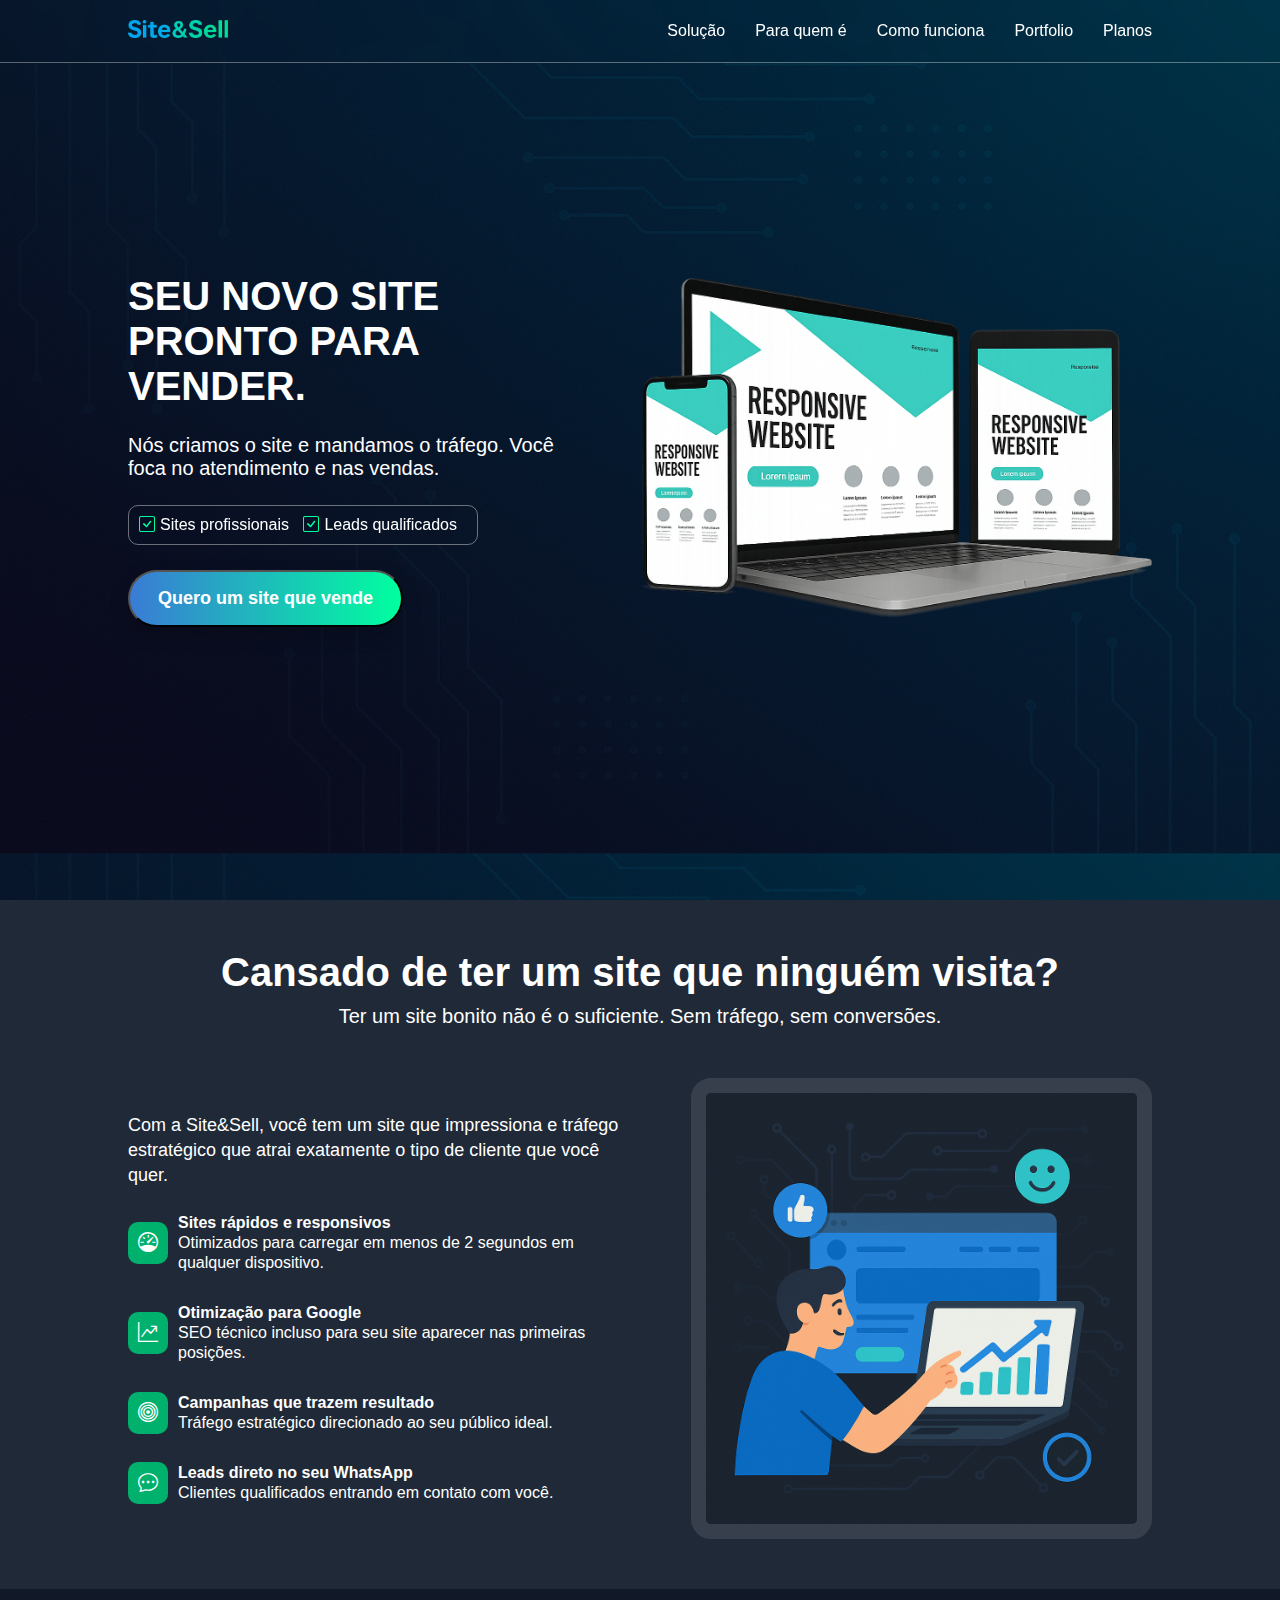
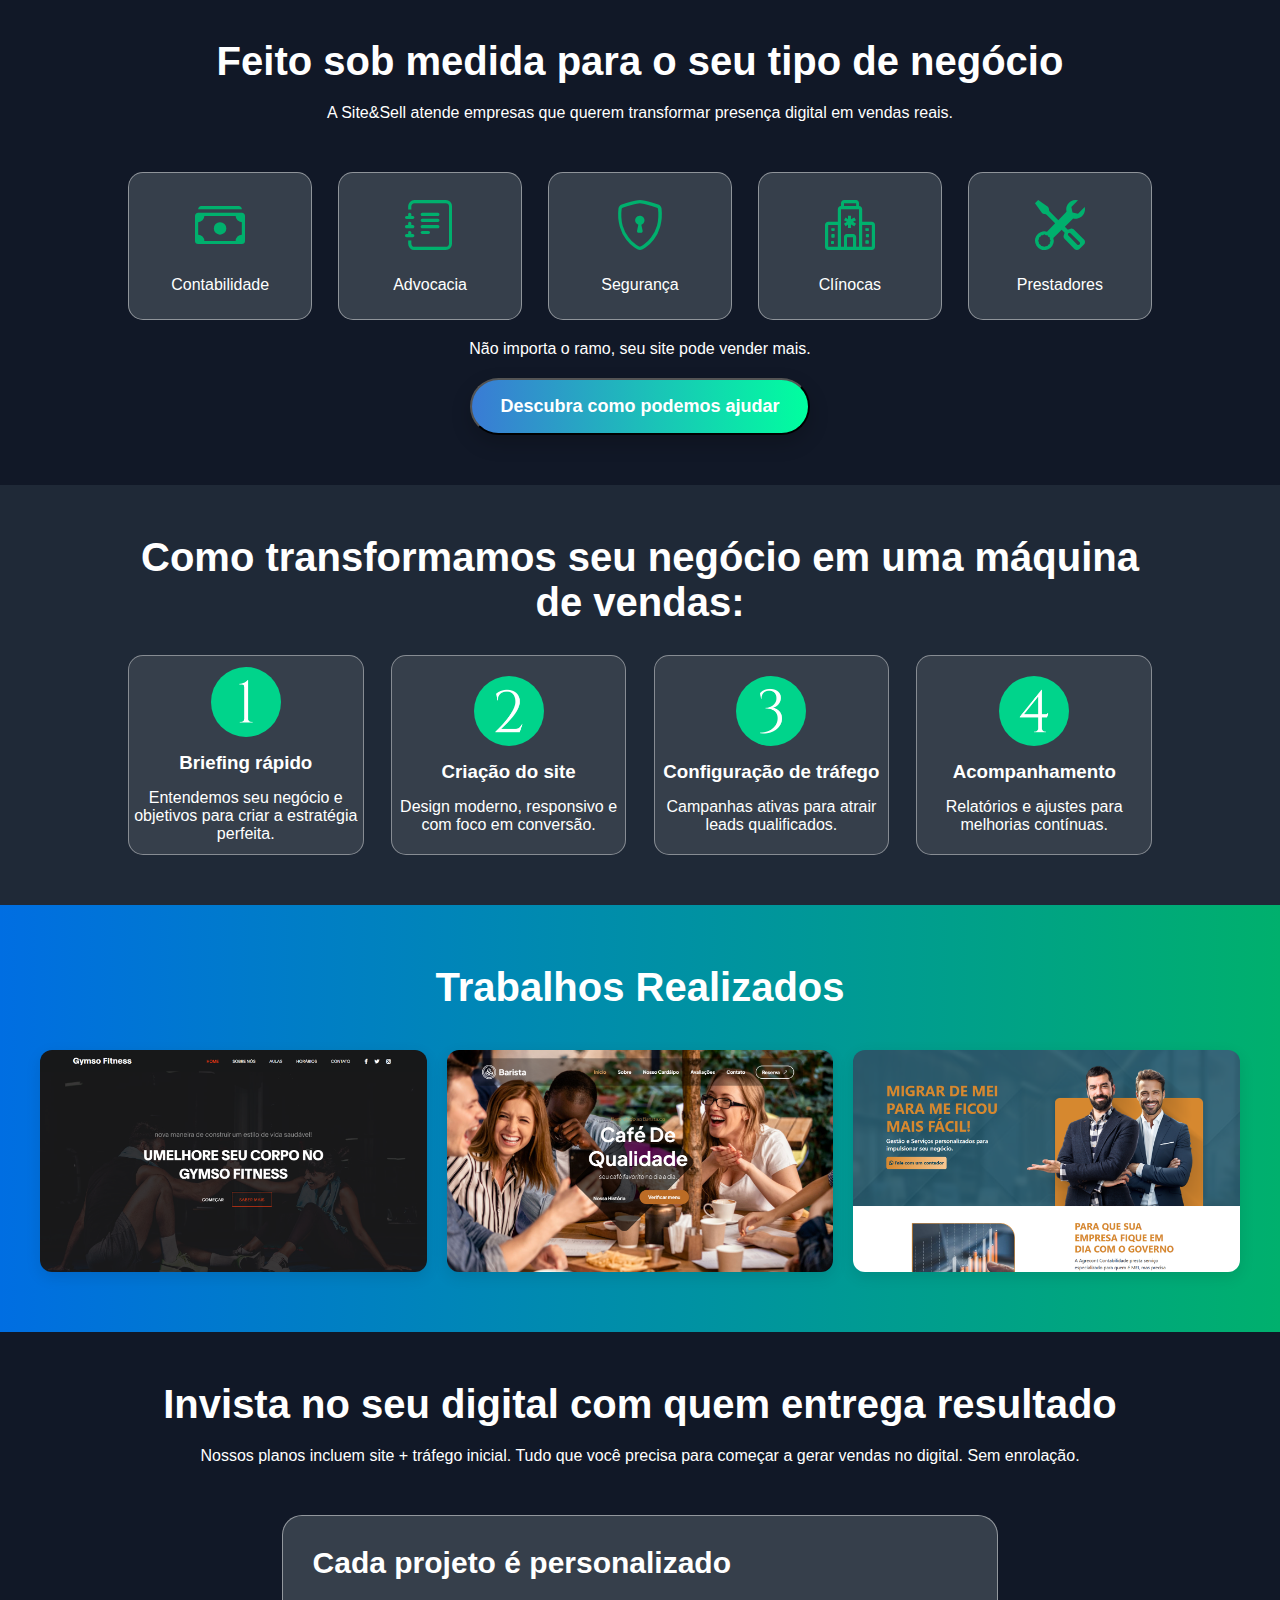
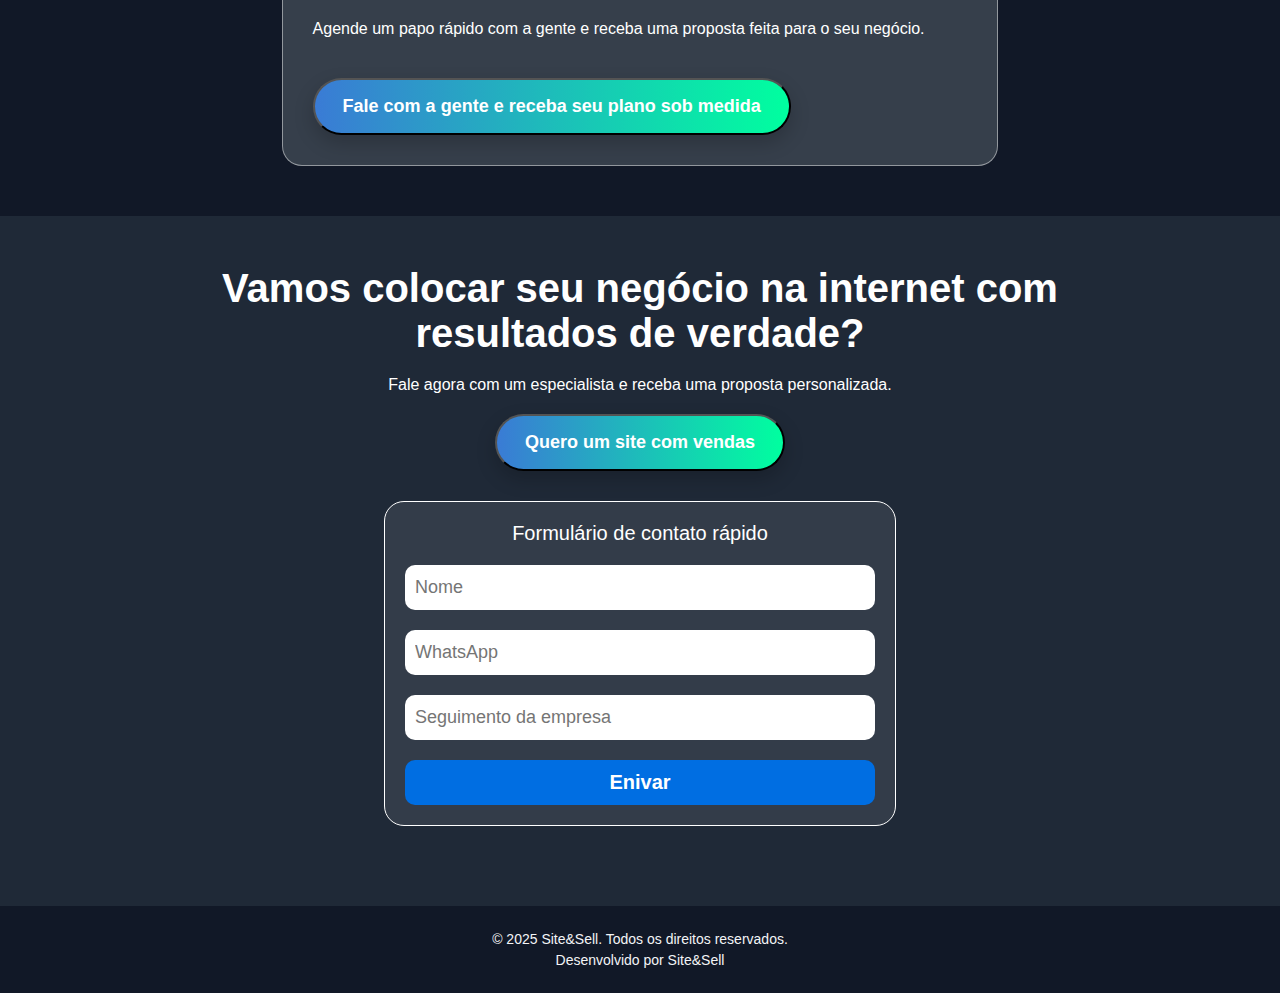
<file: index.html>
<!DOCTYPE html>
<html lang="pt-br">
<head>
    <meta charset="UTF-8">
    <meta name="viewport" content="width=device-width, initial-scale=1.0">
    <title>Document</title>
    <link rel="stylesheet" href="https://cdn.jsdelivr.net/npm/bootstrap-icons@1.12.1/font/bootstrap-icons.min.css">
    <link rel="stylesheet" href="css/meucss.css">
    <link rel="stylesheet" href="css/telap.css">
    
</head>
<body>

    <!--inicio menu pc-->
    <nav id="menu_pc">
        <div class="container flex_menu_pc">
            <div id="logo_menu" onclick="home()">
                <img src="img/logo-top.png" alt="" width="100">
            </div>

            <div>
                <ul>
                    <li><a href="#s02">Solução</a></li>
                    <li><a href="#s03">Para quem é</a></li>
                    <li><a href="#s04">Como funciona</a></li>
                    <li><a href="#s05">Portfolio</a></li>
                    <li><a href="#s07">Planos</a></li>
                </ul>
            </div>
        </div>
    </nav>
    <!--final menu oc-->

    <div id="menu_cll">
        <div class="container flex_menu_cll">
            <img src="img/logo-top.png" alt="" onclick="home()">
            <i id="abrirMenu" onclick="abrirMenu()" class="bi bi-list menu-icon"></i>
            <i id="fecharMenu" onclick="fecharMenu()" class="bi bi-x close-icon"></i>
        </div>
    
        <div id="nav_cll" class="nav_cll">
            <ul>
                <li><a href="#s02">Solução</a></li>
                <li><a href="#s03">Para quem é</a></li>
                <li><a href="#s04">Como funciona</a></li>
                <li><a href="#s05">Portfolio</a></li>
                <li><a href="#s07">Planos</a></li>
            </ul>
        </div>
    </div>
    

    <!--inicio headenile-->
    <header>
        <div class="container flex_dobra">
            <div class="header_txt">
                <h1>Seu novo site pronto para vender.</h1>
                <p>Nós criamos o site e mandamos o tráfego. Você foca no atendimento e nas vendas.</p>
                <div class="caixa_checks">
                    <i class="bi bi-check-square"></i><span>Sites profissionais</span>
                    <i class="bi bi-check-square"></i><span>Leads qualificados</span>
                </div>
                <button onclick="document.getElementById('s08').scrollIntoView({ behavior: 'smooth' })" class="cta-button">Quero um site que vende</button>
            </div>

            <div class="header_img">
                <img src="img/dispositivos2.png" alt="">
            </div>
        </div>
    </header>
    <!--final headenile-->

    <!--Dobra 2 – O Problema & A Solução-->
    <section id="s02">
        <div class="container">
            <h2>Cansado de ter um site que ninguém visita?</h2>
            <p>
                Ter um site bonito não é o suficiente. Sem tráfego, sem conversões.
            </p>

            <div class="flex_dobra">
                <div class="s02_txt">
                    <p id="sub_titulo_s02_txt">
                        Com a Site&Sell, você tem um site que impressiona e tráfego estratégico que atrai exatamente o tipo de cliente que você quer.
                    </p>

                    <div class="caixa_s02">
                        <div class="flex_caixa_s02">
                            <div>
                                <i class="bi bi-speedometer"></i>
                            </div>

                            <div>
                                <h4>Sites rápidos e responsivos</h4>
                                <p>Otimizados para carregar em menos de 2 segundos em qualquer dispositivo.</p>
                            </div>    
                        </div>

                        <div class="flex_caixa_s02">
                            <div>
                                <i class="bi bi-graph-up-arrow"></i>
                            </div>

                            <div>
                                <h4>Otimização para Google</h4>
                                <p>SEO técnico incluso para seu site aparecer nas primeiras posições.</p>
                            </div>    
                        </div>

                        <div class="flex_caixa_s02">
                            <div>
                                <i class="bi bi-bullseye"></i>
                            </div>

                            <div>
                                <h4>Campanhas que trazem resultado</h4>
                                <p>Tráfego estratégico direcionado ao seu público ideal.</p>
                            </div>    
                        </div>

                        <div class="flex_caixa_s02">
                            <div>
                                <i class="bi bi-chat-dots"></i>
                            </div>

                            <div>
                                <h4>Leads direto no seu WhatsApp</h4>
                                <p>Clientes qualificados entrando em contato com você.</p>
                            </div>    
                        </div>

                    </div>
                </div>

                <div class="s02_img">
                    <img src="img/solucoes.png" alt="">
                </div>
            </div>
        </div>
    </section>
    <!--Dobra 2 – O Problema & A Solução-->

    <!--Dobra 3 – Para Quem é-->
    <section id="s03">
        <div class="container">
            <h2>
                Feito sob medida para o seu tipo de negócio
            </h2>
            <p>
                A Site&Sell atende empresas que querem transformar presença digital em vendas reais.
            </p>

            <div class="flex_dobra_s03">
                <div>
                    <i class="bi bi-cash-stack"></i>
                    <span>Contabilidade</span>
                </div>
    
                <div>
                    <i class="bi bi-journal-text"></i>
                    <span>Advocacia</span>
                </div>
    
                <div>
                    <i class="bi bi-shield-lock"></i>
                    <span>Segurança</span>
                </div>
    
                <div>
                    <i class="bi bi-hospital"></i>
                    <span>Clínocas</span>
                </div>
    
                <div>
                    <i class="bi bi-tools"></i>
                    <span>Prestadores</span>
                </div>
            </div>

            <p>
                Não importa o ramo, seu site pode vender mais.
            </p>

            <button onclick="document.getElementById('s08').scrollIntoView({ behavior: 'smooth' })" class="cta-button">Descubra como podemos ajudar</button>
        </div>

    </section>
    <!--Dobra 3 – Para Quem é-->

    <!--Dobra 4 – Como Funciona (Passo a Passo)-->
    <section id="s04">
        <div class="container">
            <h2>
                Como transformamos seu negócio em uma máquina de vendas:
            </h2>

            <div class="flex_dobra_s04">
                <div class="caixa_s04">
                    <img src="img/1.png" alt="">
                    <h3>Briefing rápido</h3>
                    <span>Entendemos seu negócio e objetivos para criar a estratégia perfeita.</span>
                </div>

                <div class="caixa_s04">
                    <img src="img/2.png" alt="">
                    <h3>Criação do site</h3>
                    <span>Design moderno, responsivo e com foco em conversão.</span>
                </div>

                <div class="caixa_s04">
                    <img src="img/3.png" alt="">
                    <h3>Configuração de tráfego</h3>
                    <span>Campanhas ativas para atrair leads qualificados.</span>
                </div>

                <div class="caixa_s04">
                    <img src="img/4.png" alt="">
                    <h3>Acompanhamento</h3>
                    <span>Relatórios e ajustes para melhorias contínuas.</span>
                </div>
            </div>
        </div>
    </section>
    <!--Dobra 4 – Como Funciona (Passo a Passo)-->


    <!-- PORTFÓLIO -->
    <section id="s05" class="portfolio-section">
        <h2>Trabalhos Realizados</h2>
        <div class="portfolio-grid">
        <a href="academia/academia.html" target="_blank" class="portfolio-item">
            <img src="img/acedemia.png" alt="Projeto 1">
            <div class="overlay">
            <span>Ver Projeto</span>
            </div>
        </a>
        <a href="cafe/cafe.html" target="_blank" class="portfolio-item">
            <img src="img/cafe.png" alt="Projeto 2">
            <div class="overlay">
            <span>Ver Projeto</span>
            </div>
        </a>
        <a href="contabilidade/contabilidade.html" target="_blank" class="portfolio-item">
            <img src="img/contabilidade.png" alt="Projeto 3">
            <div class="overlay">
            <span>Ver Projeto</span>
            </div>
        </a>
        </div>
    </section>
    <!--portfolio-->
  

    <!--Dobra 7 – Plano & Oferta-->
    <section id="s07">
        <div class="container">
            <h2>
                Invista no seu digital com quem entrega resultado
            </h2>
            <p>
                Nossos planos incluem site + tráfego inicial. Tudo que você precisa para começar a gerar vendas no digital. Sem enrolação.
            </p>

            <div class="caixa_s07">
                <h3>Cada projeto é personalizado</h3>
                <p>Agende um papo rápido com a gente e receba uma proposta feita para o seu negócio.</p>
                <button onclick="document.getElementById('s08').scrollIntoView({ behavior: 'smooth' })" class="cta-button">Fale com a gente e receba seu plano sob medida</button>
            </div>
        </div>
    </section>
    <!--Dobra 7 – Plano & Oferta-->

    <!--Dobra Final – Call to Action + Contato-->
    <section id="s08">
        <div class="container">
            <h2>
                Vamos colocar seu negócio na internet com resultados de verdade?
            </h2>
            <p>
                Fale agora com um especialista e receba uma proposta personalizada.
            </p>
            <button onclick="aviso()" class="cta-button">Quero um site com vendas</button>

            <div id="formulario">
                <form action="https://formsubmit.co/siteesell@gmail.com" method="POST">
                    <span>Formulário de contato rápido</span>
                    <input type="text" name="nome" placeholder="Nome" required>
                    <input type="text" name="whatsapp" placeholder="WhatsApp" required>
                    <input type="text" name="seguimento" placeholder="Seguimento da empresa" required>
                    
                    <input type="hidden" name="_captcha" value="false">
                    <input type="hidden" name="_next" value="https://siteesell.github.io/sucesso/">
                    
                    <input type="submit" value="Enivar">
                </form>
            </div>
        </div>
    </section>
    <!--Dobra Final – Call to Action + Contato-->


    <footer class="footer">
        <div class="footer-content">
          <p>© 2025 Site&Sell. Todos os direitos reservados.</p>
          <p>Desenvolvido por Site&Sell</p>
        </div>
    </footer>

    <script>
        function abrirMenu(){
            document.querySelector('.nav_cll').style.display = 'block';
            document.getElementById('abrirMenu').style.display = 'none'
            document.getElementById('fecharMenu').style.display = 'block'
        }

        function fecharMenu(){
            document.querySelector('.nav_cll').style.display = 'none';
            document.getElementById('abrirMenu').style.display = 'block'
            document.getElementById('fecharMenu').style.display = 'none'
        }

        function home(){
            window.location.href = 'index.html'
        }

    </script>

    <script>
        function aviso(){
            alert('Preencha o formulario')
        }
    </script>
      
    
</body>
</html>
</file>
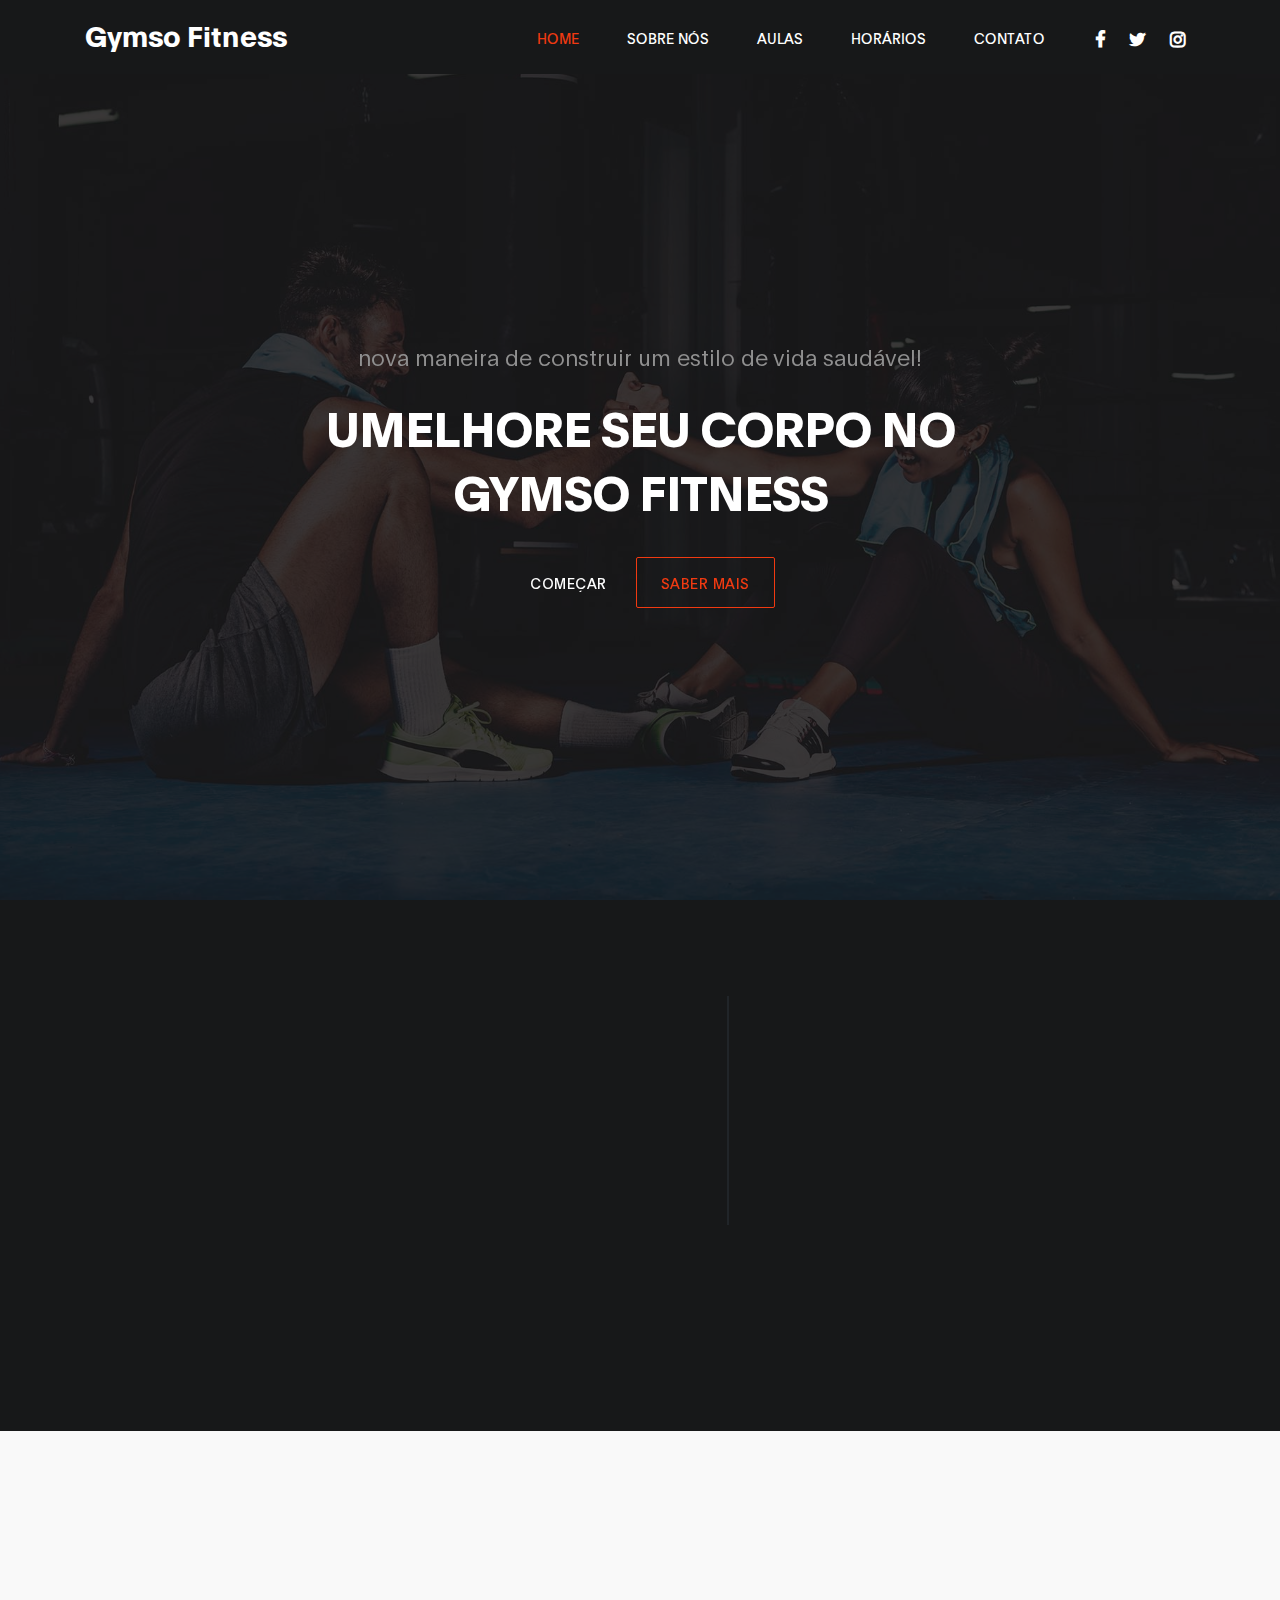
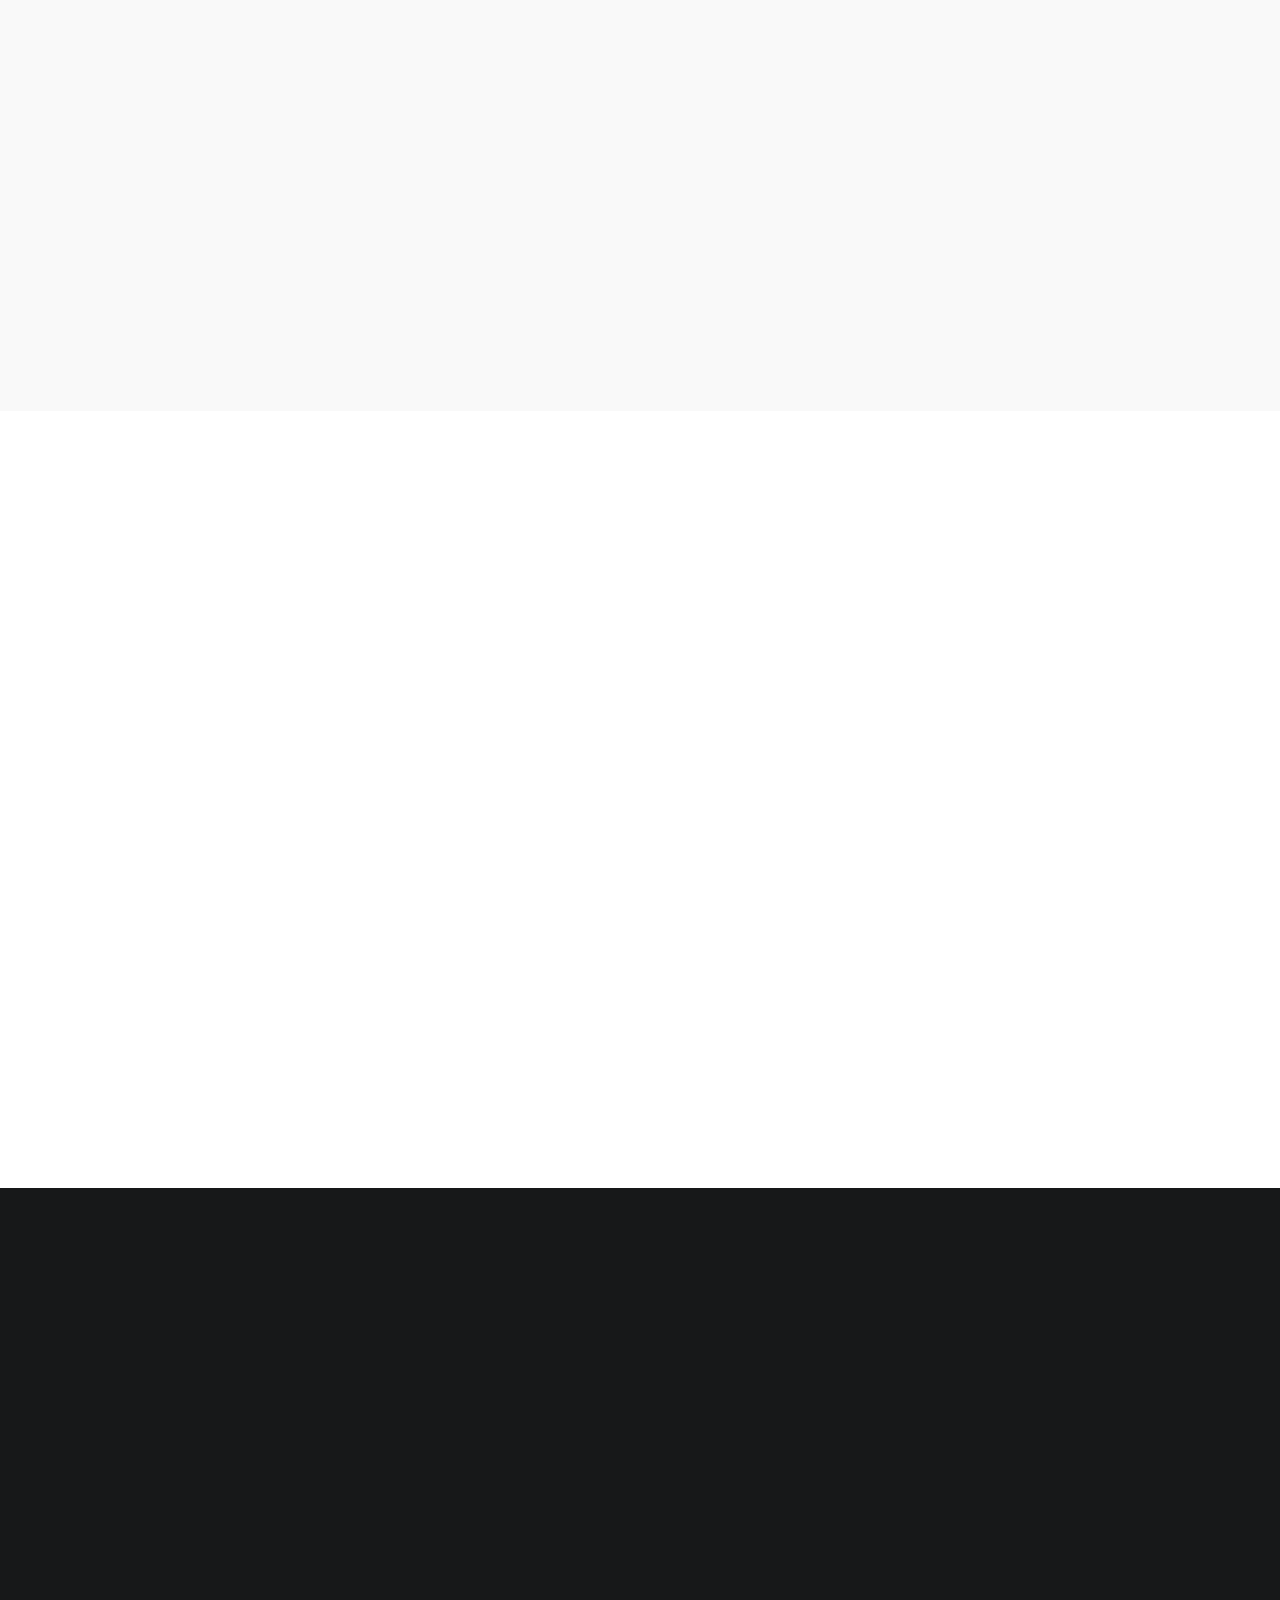
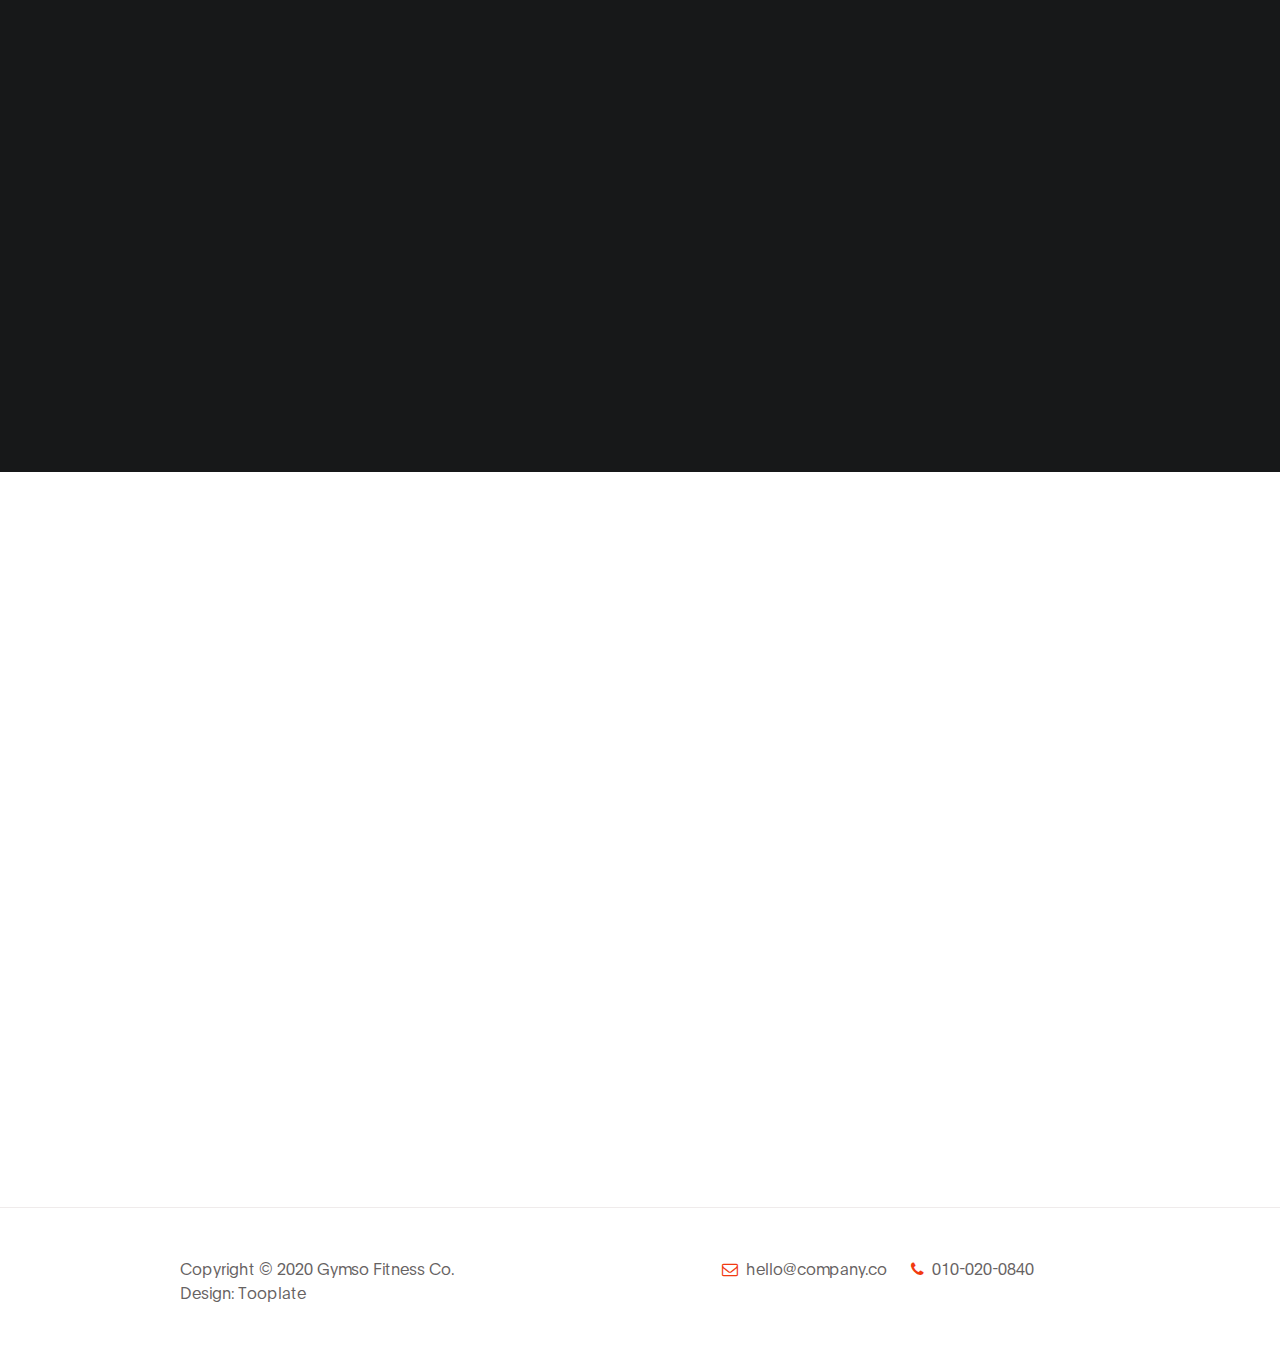
<file: academia/academia.html>
<!DOCTYPE html>
<html lang="pt-br">

<head>

    <title>Gymso Fitness</title>

    <meta charset="UTF-8">
    <meta http-equiv="X-UA-Compatible" content="IE=Edge">
    <meta name="description" content="">
    <meta name="keywords" content="">
    <meta name="author" content="">
    <meta name="viewport" content="width=device-width, initial-scale=1, maximum-scale=1">

    <link rel="stylesheet" href="css/bootstrap.min.css">
    <link rel="stylesheet" href="css/font-awesome.min.css">
    <link rel="stylesheet" href="css/aos.css">

    <!-- MAIN CSS -->
    <link rel="stylesheet" href="css/tooplate-gymso-style.css">
    <!--
Tooplate 2119 Gymso Fitness
https://www.tooplate.com/view/2119-gymso-fitness
-->
</head>

<body data-spy="scroll" data-target="#navbarNav" data-offset="50">

    <!-- MENU BAR -->
    <nav class="navbar navbar-expand-lg fixed-top">
        <div class="container">

            <a class="navbar-brand" href="academia.html">Gymso Fitness</a>

            <button class="navbar-toggler" type="button" data-toggle="collapse" data-target="#navbarNav"
                aria-controls="navbarNav" aria-expanded="false" aria-label="Toggle navigation">
                <span class="navbar-toggler-icon"></span>
            </button>

            <div class="collapse navbar-collapse" id="navbarNav">
                <ul class="navbar-nav ml-lg-auto">
                    <li class="nav-item">
                        <a href="#home" class="nav-link smoothScroll">Home</a>
                    </li>

                    <li class="nav-item">
                        <a href="#about" class="nav-link smoothScroll">Sobre nós</a>
                    </li>

                    <li class="nav-item">
                        <a href="#class" class="nav-link smoothScroll">Aulas</a>
                    </li>

                    <li class="nav-item">
                        <a href="#schedule" class="nav-link smoothScroll">Horários</a>
                    </li>

                    <li class="nav-item">
                        <a href="#contact" class="nav-link smoothScroll">Contato</a>
                    </li>
                </ul>

                <ul class="social-icon ml-lg-3">
                    <li><a href="https://fb.com/tooplate" class="fa fa-facebook"></a></li>
                    <li><a href="#" class="fa fa-twitter"></a></li>
                    <li><a href="#" class="fa fa-instagram"></a></li>
                </ul>
            </div>

        </div>
    </nav>


    <!-- HERO -->
    <section class="hero d-flex flex-column justify-content-center align-items-center" id="home">

        <div class="bg-overlay"></div>

        <div class="container">
            <div class="row">

                <div class="col-lg-8 col-md-10 mx-auto col-12">
                    <div class="hero-text mt-5 text-center">

                        <h6 data-aos="fade-up" data-aos-delay="300">nova maneira de construir um estilo de vida
                            saudável!</h6>

                        <h1 class="text-white" data-aos="fade-up" data-aos-delay="500">UMelhore seu corpo no Gymso
                            Fitness</h1>

                        <a href="#feature" class="btn custom-btn mt-3" data-aos="fade-up"
                            data-aos-delay="600">Começar</a>

                        <a href="#about" class="btn custom-btn bordered mt-3" data-aos="fade-up"
                            data-aos-delay="700">Saber mais</a>

                    </div>
                </div>

            </div>
        </div>
    </section>


    <section class="feature" id="feature">
        <div class="container">
            <div class="row">

                <div class="d-flex flex-column justify-content-center ml-lg-auto mr-lg-5 col-lg-5 col-md-6 col-12">
                    <h2 class="mb-3 text-white" data-aos="fade-up">Novo na academia?</h2>

                    <h6 class="mb-4 text-white" data-aos="fade-up">Sua assinatura é GRÁTIS por até 2 meses (R$ 70,00 por
                        mês)</h6>

                    <p data-aos="fade-up" data-aos-delay="200">Lorem ipsum dolor sit amet consectetur, adipisicing elit.
                        Dolor tenetur consequatur totam at? Placeat sit ipsum blanditiis, eos amet maxime magnam rem
                        iste vero molestias error voluptatum dolorem exercitationem cum.</p>

                    <a href="#" class="btn custom-btn bg-color mt-3" data-aos="fade-up" data-aos-delay="300"
                        data-toggle="modal" data-target="#membershipForm">Torne-se um membro hoje</a>
                </div>

                <div class="mr-lg-auto mt-3 col-lg-4 col-md-6 col-12">
                    <div class="about-working-hours">
                        <div>

                            <h2 class="mb-4 text-white" data-aos="fade-up" data-aos-delay="500">Horas de trabalho</h2>

                            <strong class="d-block" data-aos="fade-up" data-aos-delay="600">Domingo: Fechado</strong>

                            <strong class="mt-3 d-block" data-aos="fade-up" data-aos-delay="700">Segunda -
                                Sexta</strong>

                            <p data-aos="fade-up" data-aos-delay="800">7:00 AM - 10:00 PM</p>

                            <strong class="mt-3 d-block" data-aos="fade-up" data-aos-delay="700">Sábado</strong>

                            <p data-aos="fade-up" data-aos-delay="800">6:00 AM - 4:00 PM</p>
                        </div>
                    </div>
                </div>
            </div>

        </div>
        </div>
    </section>


    <!-- ABOUT -->
    <section class="about section" id="about">
        <div class="container">
            <div class="row">

                <div class="mt-lg-5 mb-lg-0 mb-4 col-lg-5 col-md-10 mx-auto col-12">
                    <h2 class="mb-4" data-aos="fade-up" data-aos-delay="300">Olá, nós somos a Gymso</h2>

                    <p data-aos="fade-up" data-aos-delay="400">Lorem ipsum, dolor sit amet consectetur adipisicing elit.
                        Veniam molestiae, accusantium fugiat asperiores minima quisquam id sequi nihil unde
                        necessitatibus aliquid consectetur harum tempore blanditiis placeat corrupti natus nemo?
                        Mollitia.</p>

                    <p data-aos="fade-up" data-aos-delay="500">Lorem, ipsum dolor sit amet consectetur adipisicing elit.
                    </p>

                </div>

                <div class="ml-lg-auto col-lg-3 col-md-6 col-12" data-aos="fade-up" data-aos-delay="700">
                    <div class="team-thumb">
                        <img src="images/team/team-image.jpg" class="img-fluid" alt="Trainer">

                        <div class="team-info d-flex flex-column">

                            <h3>Mary Yan</h3>
                            <span>Prpfessora de Yoga</span>

                            <ul class="social-icon mt-3">
                                <li><a href="#" class="fa fa-twitter"></a></li>
                                <li><a href="#" class="fa fa-instagram"></a></li>
                            </ul>
                        </div>
                    </div>
                </div>

                <div class="mr-lg-auto mt-5 mt-lg-0 mt-md-0 col-lg-3 col-md-6 col-12" data-aos="fade-up"
                    data-aos-delay="800">
                    <div class="team-thumb">
                        <img src="images/team/team-image01.jpg" class="img-fluid" alt="Trainer">

                        <div class="team-info d-flex flex-column">

                            <h3>Catherina</h3>
                            <span>Personal trainer</span>

                            <ul class="social-icon mt-3">
                                <li><a href="#" class="fa fa-instagram"></a></li>
                                <li><a href="#" class="fa fa-facebook"></a></li>
                            </ul>
                        </div>
                    </div>
                </div>

            </div>
        </div>
    </section>


    <!-- CLASS -->
    <section class="class section" id="class">
        <div class="container">
            <div class="row">

                <div class="col-lg-12 col-12 text-center mb-5">
                    <h6 data-aos="fade-up">Obtenha um corpo perfeito</h6>

                    <h2 data-aos="fade-up" data-aos-delay="200">Nossas aulas de treinamento</h2>
                </div>

                <div class="col-lg-4 col-md-6 col-12" data-aos="fade-up" data-aos-delay="400">
                    <div class="class-thumb">
                        <img src="images/class/yoga-class.jpg" class="img-fluid" alt="Class">

                        <div class="class-info">
                            <h3 class="mb-1">Yoga</h3>

                            <span><strong>TProfessora</strong> - Bella</span>

                            <span class="class-price">R$50</span>

                            <p class="mt-3">Lorem ipsum dolor sit amet, consectetur adipiscing</p>
                        </div>
                    </div>
                </div>

                <div class="mt-5 mt-lg-0 mt-md-0 col-lg-4 col-md-6 col-12" data-aos="fade-up" data-aos-delay="500">
                    <div class="class-thumb">
                        <img src="images/class/crossfit-class.jpg" class="img-fluid" alt="Class">

                        <div class="class-info">
                            <h3 class="mb-1">aeróbica</h3>

                            <span><strong>Professora</strong> - Mary</span>

                            <span class="class-price">R$66</span>

                            <p class="mt-3">Lorem ipsum dolor sit amet, consectetur adipiscing</p>
                        </div>
                    </div>
                </div>

                <div class="mt-5 mt-lg-0 col-lg-4 col-md-6 col-12" data-aos="fade-up" data-aos-delay="600">
                    <div class="class-thumb">
                        <img src="images/class/cardio-class.jpg" class="img-fluid" alt="Class">

                        <div class="class-info">
                            <h3 class="mb-1">Cardio</h3>

                            <span><strong>Prpfessora</strong> - Cathe</span>

                            <span class="class-price">$75</span>

                            <p class="mt-3">Lorem ipsum dolor sit amet, consectetur adipiscing</p>
                        </div>
                    </div>
                </div>

            </div>
        </div>
    </section>


    <!-- SCHEDULE -->
    <section class="schedule section" id="schedule">
        <div class="container">
            <div class="row">

                <div class="col-lg-12 col-12 text-center">
                    <h6 data-aos="fade-up">nossos horários semanais de GINÁSTICA</h6>

                    <h2 class="text-white" data-aos="fade-up" data-aos-delay="200">Horário de treino</h2>
                </div>

                <div class="col-lg-12 py-5 col-md-12 col-12">
                    <table class="table table-bordered table-responsive schedule-table" data-aos="fade-up"
                        data-aos-delay="300">

                        <thead class="thead-light">
                            <th><i class="fa fa-calendar"></i></th>
                            <th>Seg</th>
                            <th>Ter</th>
                            <th>Qua</th>
                            <th>Qui</th>
                            <th>Sex</th>
                            <th>Sáb</th>
                        </thead>

                        <tbody>
                            <tr>
                                <td><small>7:00 am</small></td>
                                <td>
                                    <strong>Cardio</strong>
                                    <span>7:00 am - 9:00 am</span>
                                </td>
                                <td>
                                    <strong>Aptidão física de potência</strong>
                                    <span>7:00 am - 9:00 am</span>
                                </td>
                                <td></td>
                                <td></td>
                                <td>
                                    <strong>Seção de Yoga</strong>
                                    <span>7:00 am - 9:00 am</span>
                                </td>
                            </tr>

                            <tr>
                                <td><small>9:00 am</small></td>
                                <td></td>
                                <td></td>
                                <td>
                                    <strong>Boxi</strong>
                                    <span>8:00 am - 9:00 am</span>
                                </td>
                                <td>
                                    <strong>Areobica</strong>
                                    <span>8:00 am - 9:00 am</span>
                                </td>
                                <td></td>
                                <td>
                                    <strong>Cardio</strong>
                                    <span>8:00 am - 9:00 am</span>
                                </td>
                            </tr>

                            <tr>
                                <td><small>11:00 am</small></td>
                                <td></td>
                                <td>
                                    <strong>Boxi</strong>
                                    <span>11:00 am - 2:00 pm</span>
                                </td>
                                <td>
                                    <strong>Areobica</strong>
                                    <span>11:30 am - 3:30 pm</span>
                                </td>
                                <td></td>
                                <td>
                                    <strong>Trabalho corporal</strong>
                                    <span>11:50 am - 5:20 pm</span>
                                </td>
                            </tr>

                            <tr>
                                <td><small>2:00 pm</small></td>
                                <td>
                                    <strong>Boxi</strong>
                                    <span>2:00 pm - 4:00 pm</span>
                                </td>
                                <td>
                                    <strong>Levantamento de peso</strong>
                                    <span>3:00 pm - 6:00 pm</span>
                                </td>
                                <td></td>
                                <td>
                                    <strong>Cardio</strong>
                                    <span>6:00 pm - 9:00 pm</span>
                                </td>
                                <td></td>
                                <td>
                                    <strong>Crossfit</strong>
                                    <span>5:00 pm - 7:00 pm</span>
                                </td>
                            </tr>
                        </tbody>
                    </table>
                </div>

            </div>
        </div>
    </section>


    <!-- CONTACT -->
    <section class="contact section" id="contact">
        <div class="container">
            <div class="row">

                <div class="ml-auto col-lg-5 col-md-6 col-12">
                    <h2 class="mb-4 pb-2" data-aos="fade-up" data-aos-delay="200">Sinta-se à vontade para perguntar
                        qualquer coisa</h2>

                    <form action="#" method="post" class="contact-form webform" data-aos="fade-up" data-aos-delay="400"
                        role="form">
                        <input type="text" class="form-control" name="cf-name" placeholder="Nome">

                        <input type="email" class="form-control" name="cf-email" placeholder="E-mail">

                        <textarea class="form-control" rows="5" name="cf-message" placeholder="Mensagem"></textarea>

                        <button type="submit" class="form-control" id="submit-button" name="submit">Enviar
                            mensagem</button>
                    </form>
                </div>

                <div class="mx-auto mt-4 mt-lg-0 mt-md-0 col-lg-5 col-md-6 col-12">
                    <h2 class="mb-4" data-aos="fade-up" data-aos-delay="600">Onde você pode nos encontrar
                    </h2>

                    <p data-aos="fade-up" data-aos-delay="800"><i class="fa fa-map-marker mr-1"></i> 120-240 Rio de
                        Janeiro - State of Rio de Janeiro, Brazil</p>
                    <!-- How to change your own map point
	1. Go to Google Maps
	2. Click on your location point
	3. Click "Share" and choose "Embed map" tab
	4. Copy only URL and paste it within the src="" field below
-->
                    <div class="google-map" data-aos="fade-up" data-aos-delay="900">
                        <iframe
                            src="https://maps.google.com/maps?q=Av.+Lúcio+Costa,+Rio+de+Janeiro+-+RJ,+Brazil&t=&z=13&ie=UTF8&iwloc=&output=embed"
                            width="1920" height="250" frameborder="0" style="border:0;" allowfullscreen=""></iframe>
                    </div>
                </div>

            </div>
        </div>
    </section>


    <!-- FOOTER -->
    <footer class="site-footer">
        <div class="container">
            <div class="row">

                <div class="ml-auto col-lg-4 col-md-5">
                    <p class="copyright-text">Copyright &copy; 2020 Gymso Fitness Co.

                        <br>Design: <a href="https://www.tooplate.com">Tooplate</a>
                    </p>
                </div>

                <div class="d-flex justify-content-center mx-auto col-lg-5 col-md-7 col-12">
                    <p class="mr-4">
                        <i class="fa fa-envelope-o mr-1"></i>
                        <a href="#">hello@company.co</a>
                    </p>

                    <p><i class="fa fa-phone mr-1"></i> 010-020-0840</p>
                </div>

            </div>
        </div>
    </footer>

    <!-- Modal -->
    <div class="modal fade" id="membershipForm" tabindex="-1" role="dialog" aria-labelledby="membershipFormLabel"
        aria-hidden="true">
        <div class="modal-dialog" role="document">

            <div class="modal-content">
                <div class="modal-header">

                    <h2 class="modal-title" id="membershipFormLabel">Membership Form</h2>

                    <button type="button" class="close" data-dismiss="modal" aria-label="Close">
                        <span aria-hidden="true">&times;</span>
                    </button>
                </div>

                <div class="modal-body">
                    <form class="membership-form webform" role="form">
                        <input type="text" class="form-control" name="cf-name" placeholder="John Doe">

                        <input type="email" class="form-control" name="cf-email" placeholder="Johndoe@gmail.com">

                        <input type="tel" class="form-control" name="cf-phone" placeholder="123-456-7890"
                            pattern="[0-9]{3}-[0-9]{3}-[0-9]{4}" required>

                        <textarea class="form-control" rows="3" name="cf-message"
                            placeholder="Additional Message"></textarea>

                        <button type="submit" class="form-control" id="submit-button" name="submit">Submit
                            Button</button>

                        <div class="custom-control custom-checkbox">
                            <input type="checkbox" class="custom-control-input" id="signup-agree">
                            <label class="custom-control-label text-small text-muted" for="signup-agree">I agree to the
                                <a href="#">Terms &amp;Conditions</a>
                            </label>
                        </div>
                    </form>
                </div>

                <div class="modal-footer"></div>

            </div>
        </div>
    </div>

    <!-- SCRIPTS -->
    <script src="js/jquery.min.js"></script>
    <script src="js/bootstrap.min.js"></script>
    <script src="js/aos.js"></script>
    <script src="js/smoothscroll.js"></script>
    <script src="js/custom.js"></script>

</body>

</html>
</file>
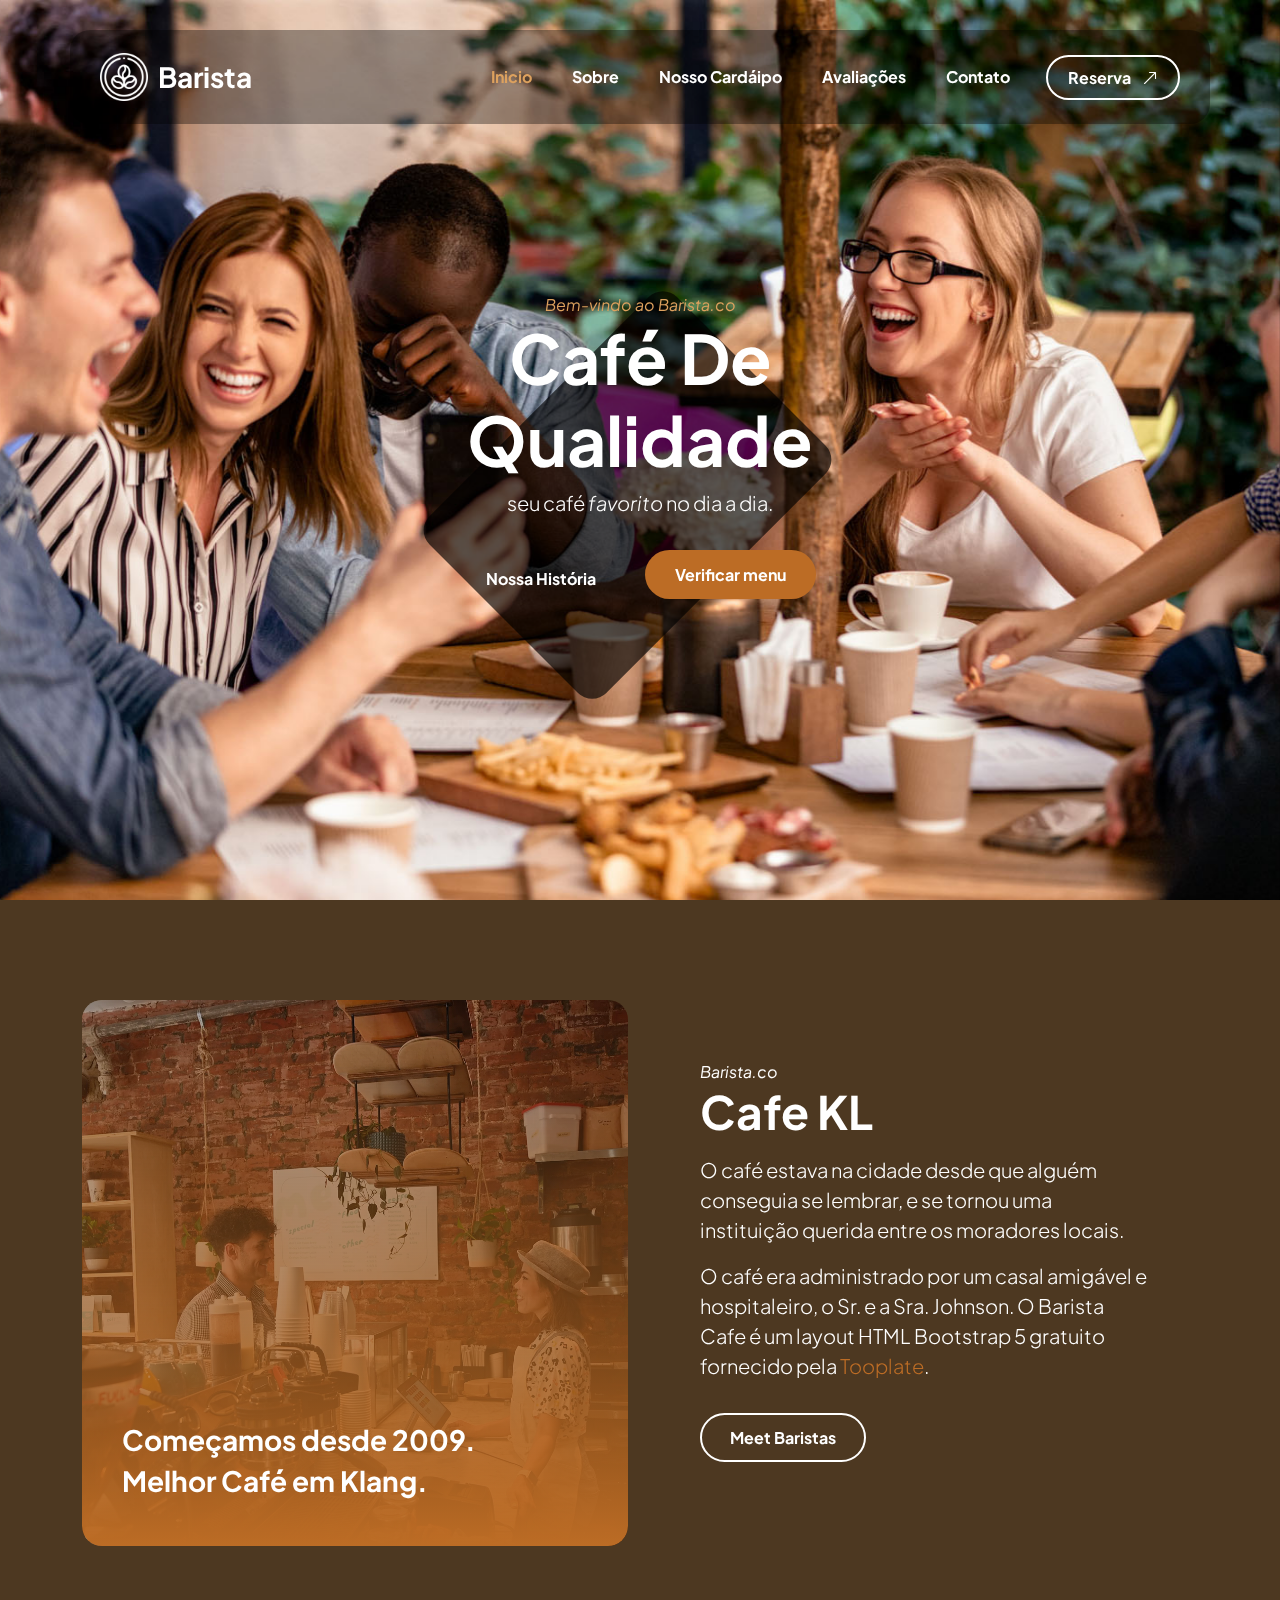
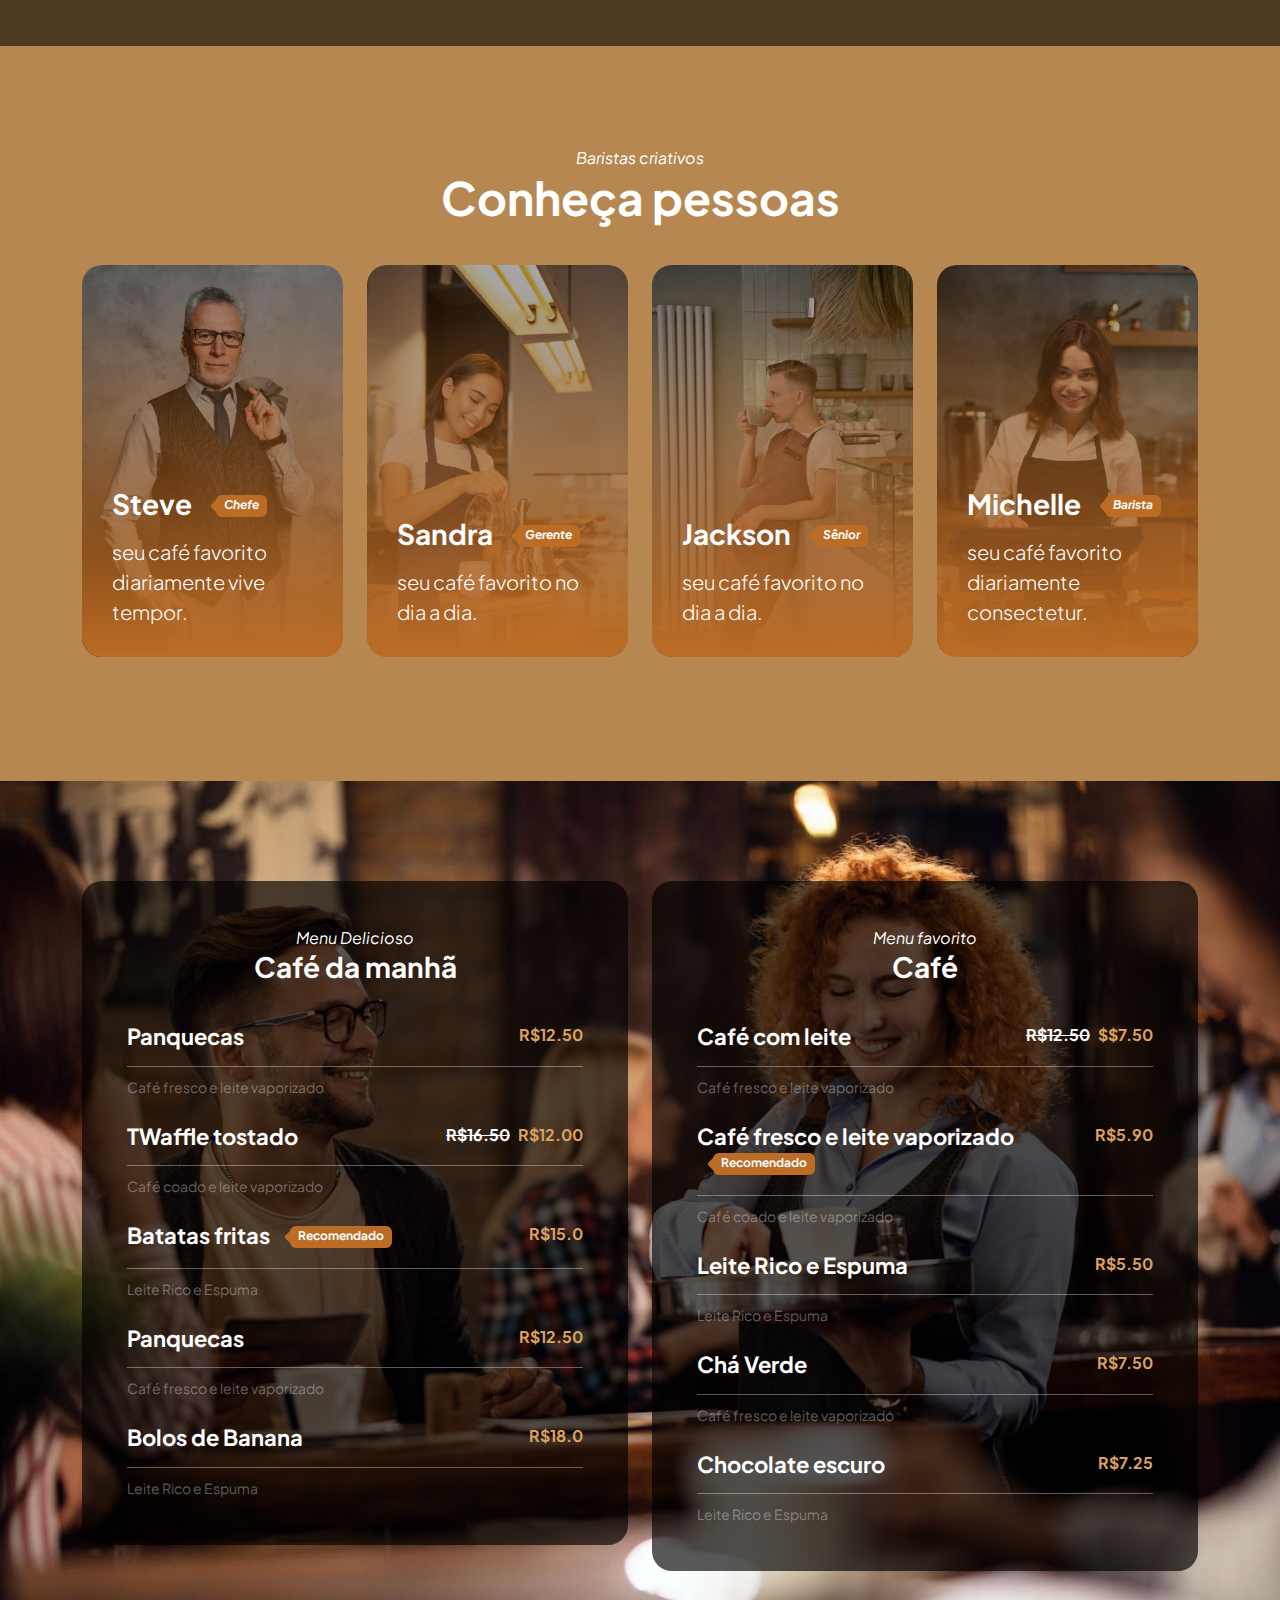
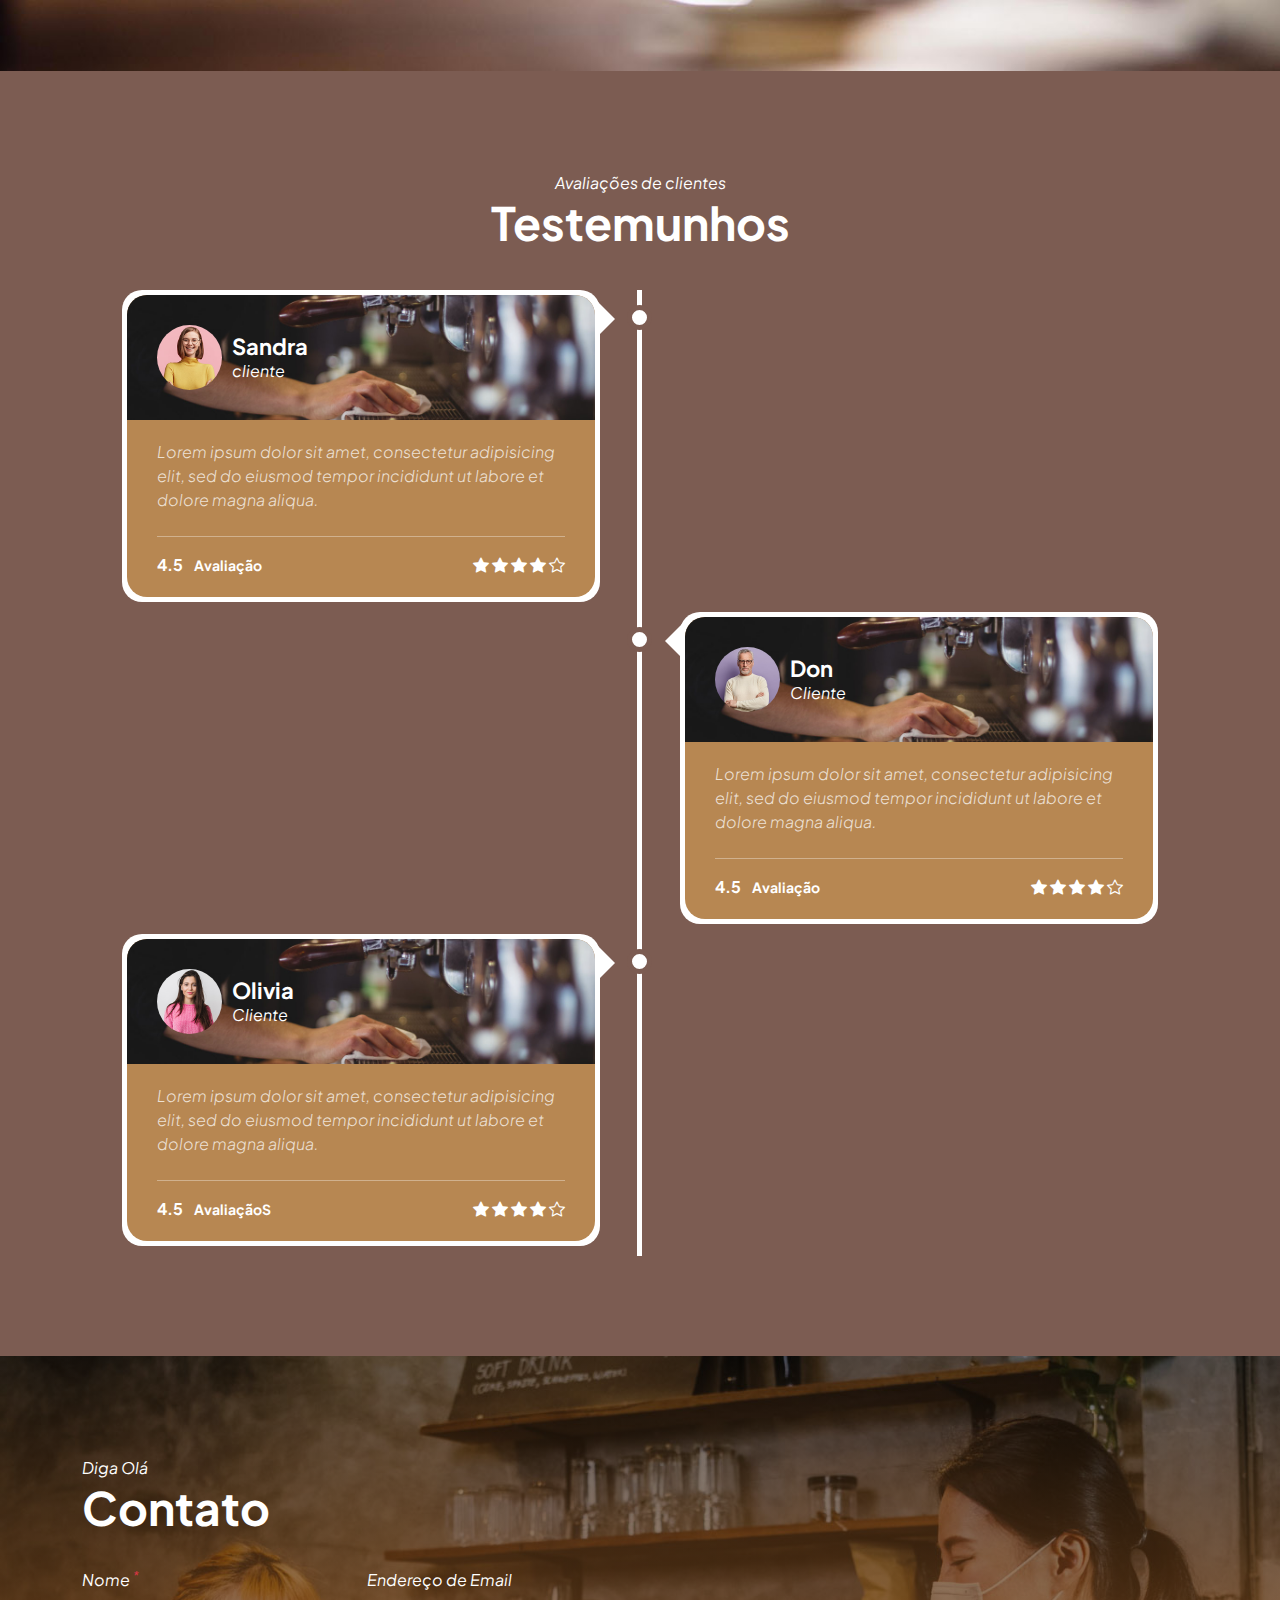
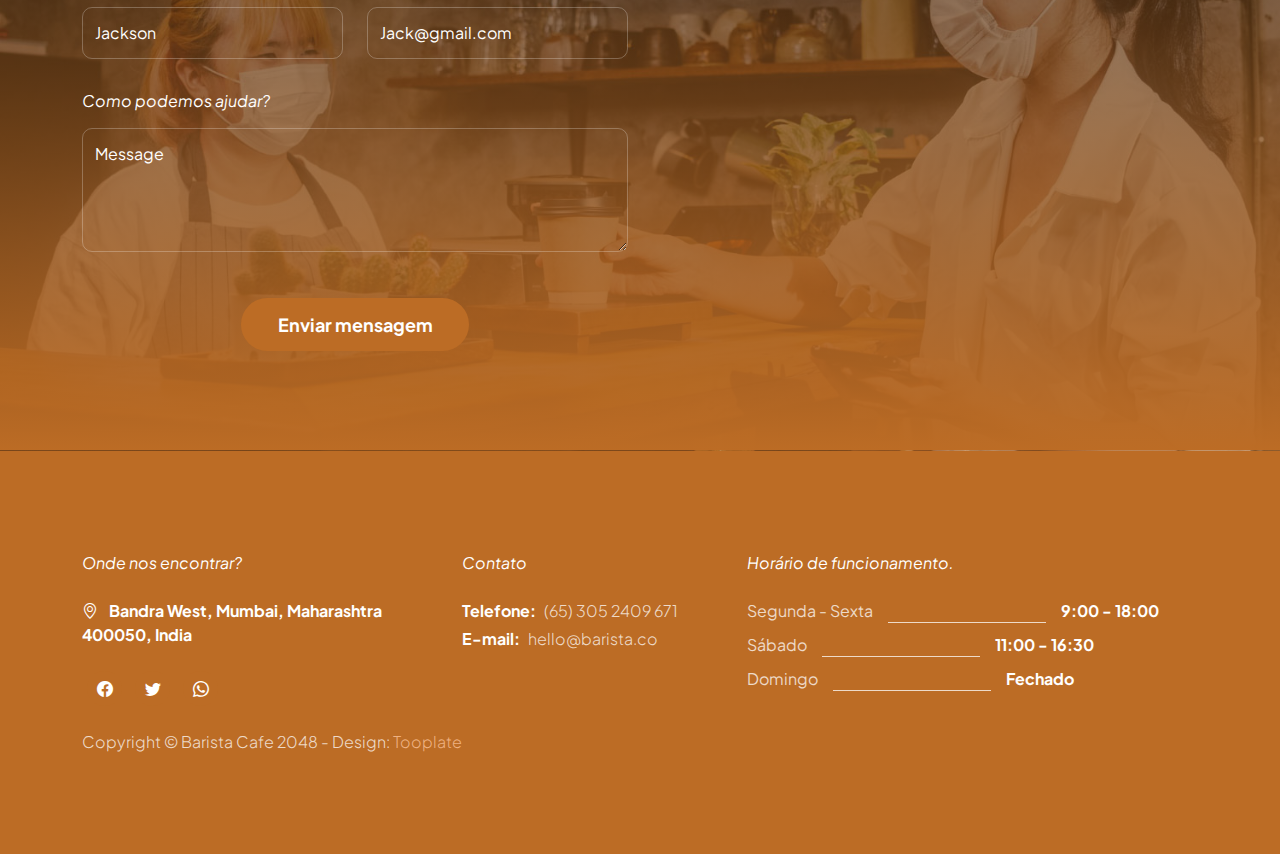
<file: cafe/cafe.html>
<!doctype html>
<html lang="pt-br">

<head>
    <meta charset="utf-8">
    <meta name="viewport" content="width=device-width, initial-scale=1">

    <meta name="description" content="">
    <meta name="author" content="">

    <title>Barista Cafe</title>

    <!-- CSS FILES -->
    <link rel="preconnect" href="https://fonts.googleapis.com">

    <link rel="preconnect" href="https://fonts.gstatic.com" crossorigin>

    <link
        href="https://fonts.googleapis.com/css2?family=Plus+Jakarta+Sans:ital,wght@0,200;0,400;0,600;0,700;1,200;1,700&display=swap"
        rel="stylesheet">

    <link href="css/bootstrap.min.css" rel="stylesheet">

    <link href="css/bootstrap-icons.css" rel="stylesheet">

    <link href="css/vegas.min.css" rel="stylesheet">

    <link href="css/tooplate-barista.css" rel="stylesheet">

    <!--

Tooplate 2137 Barista Cafe

https://www.tooplate.com/view/2137-barista-cafe

Bootstrap 5 HTML CSS Template

-->
</head>

<body>

    <main>
        <nav class="navbar navbar-expand-lg">
            <div class="container">
                <a class="navbar-brand d-flex align-items-center" href="cafe.html">
                    <img src="images/coffee-beans.png" class="navbar-brand-image img-fluid" alt="Barista Cafe Template">
                    Barista
                </a>

                <button class="navbar-toggler" type="button" data-bs-toggle="collapse" data-bs-target="#navbarNav"
                    aria-controls="navbarNav" aria-expanded="false" aria-label="Toggle navigation">
                    <span class="navbar-toggler-icon"></span>
                </button>

                <div class="collapse navbar-collapse" id="navbarNav">
                    <ul class="navbar-nav ms-lg-auto">
                        <li class="nav-item">
                            <a class="nav-link click-scroll" href="#section_1">Inicio</a>
                        </li>

                        <li class="nav-item">
                            <a class="nav-link click-scroll" href="#section_2">Sobre</a>
                        </li>

                        <li class="nav-item">
                            <a class="nav-link click-scroll" href="#section_3">Nosso Cardáipo</a>
                        </li>

                        <li class="nav-item">
                            <a class="nav-link click-scroll" href="#section_4">Avaliações</a>
                        </li>

                        <li class="nav-item">
                            <a class="nav-link click-scroll" href="#section_5">Contato</a>
                        </li>
                    </ul>

                    <div class="ms-lg-3">
                        <a class="btn custom-btn custom-border-btn" href="reservation.html">
                            Reserva
                            <i class="bi-arrow-up-right ms-2"></i>
                        </a>
                    </div>
                </div>
            </div>
        </nav>


        <section class="hero-section d-flex justify-content-center align-items-center" id="section_1">

            <div class="container">
                <div class="row align-items-center">

                    <div class="col-lg-6 col-12 mx-auto">
                        <em class="small-text">Bem-vindo ao Barista.co</em>

                        <h1>Café De Qualidade</h1>

                        <p class="text-white mb-4 pb-lg-2">
                            seu café <em>favorito </em> no dia a dia.
                        </p>

                        <a class="btn custom-btn custom-border-btn smoothscroll me-3" href="#section_2">
                            Nossa História
                        </a>

                        <a class="btn custom-btn smoothscroll me-2 mb-2" href="#section_3"><strong>Verificar
                                menu</strong></a>
                    </div>

                </div>
            </div>

            <div class="hero-slides"></div>
        </section>


        <section class="about-section section-padding" id="section_2">
            <div class="section-overlay"></div>
            <div class="container">
                <div class="row align-items-center">

                    <div class="col-lg-6 col-12">
                        <div class="ratio ratio-1x1">
                            <video autoplay="" loop="" muted="" class="custom-video" poster="">
                                <source src="videos/pexels-mike-jones-9046237.mp4" type="video/mp4">

                                Your browser does not support the video tag.
                            </video>

                            <div class="about-video-info d-flex flex-column">
                                <h4 class="mt-auto">Começamos desde 2009.</h4>

                                <h4>Melhor Café em Klang.</h4>
                            </div>
                        </div>
                    </div>

                    <div class="col-lg-5 col-12 mt-4 mt-lg-0 mx-auto">
                        <em class="text-white">Barista.co</em>

                        <h2 class="text-white mb-3">Cafe KL</h2>

                        <p class="text-white">O café estava na cidade desde que alguém conseguia se lembrar, e se tornou
                            uma instituição querida entre os moradores locais.</p>

                        <p class="text-white">O café era administrado por um casal amigável e hospitaleiro, o Sr. e a
                            Sra. Johnson. O Barista Cafe é um layout HTML Bootstrap 5 gratuito fornecido pela <a
                                rel="nofollow" href="https://www.tooplate.com" target="_blank">Tooplate</a>.</p>

                        <a href="#barista-team" class="smoothscroll btn custom-btn custom-border-btn mt-3 mb-4">Meet
                            Baristas</a>
                    </div>

                </div>
            </div>
        </section>


        <section class="barista-section section-padding section-bg" id="barista-team">
            <div class="container">
                <div class="row justify-content-center">

                    <div class="col-lg-12 col-12 text-center mb-4 pb-lg-2">
                        <em class="text-white">
                            Baristas criativos</em>

                        <h2 class="text-white">
                            Conheça pessoas</h2>
                    </div>

                    <div class="col-lg-3 col-md-6 col-12 mb-4">
                        <div class="team-block-wrap">
                            <div class="team-block-info d-flex flex-column">
                                <div class="d-flex mt-auto mb-3">
                                    <h4 class="text-white mb-0">Steve</h4>

                                    <p class="badge ms-4"><em>Chefe</em></p>
                                </div>

                                <p class="text-white mb-0">seu café favorito diariamente vive tempor.</p>
                            </div>

                            <div class="team-block-image-wrap">
                                <img src="images/team/portrait-elegant-old-man-wearing-suit.jpg"
                                    class="team-block-image img-fluid" alt="">
                            </div>
                        </div>
                    </div>

                    <div class="col-lg-3 col-md-6 col-12 mb-4">
                        <div class="team-block-wrap">
                            <div class="team-block-info d-flex flex-column">
                                <div class="d-flex mt-auto mb-3">
                                    <h4 class="text-white mb-0">Sandra</h4>

                                    <p class="badge ms-4"><em>Gerente</em></p>
                                </div>

                                <p class="text-white mb-0">seu café favorito no dia a dia.</p>
                            </div>

                            <div class="team-block-image-wrap">
                                <img src="images/team/cute-korean-barista-girl-pouring-coffee-prepare-filter-batch-brew-pour-working-cafe.jpg"
                                    class="team-block-image img-fluid" alt="">
                            </div>
                        </div>
                    </div>

                    <div class="col-lg-3 col-md-6 col-12 mb-4">
                        <div class="team-block-wrap">
                            <div class="team-block-info d-flex flex-column">
                                <div class="d-flex mt-auto mb-3">
                                    <h4 class="text-white mb-0">Jackson</h4>

                                    <p class="badge ms-4"><em>Sênior</em></p>
                                </div>

                                <p class="text-white mb-0">seu café favorito no dia a dia.</p>
                            </div>

                            <div class="team-block-image-wrap">
                                <img src="images/team/small-business-owner-drinking-coffee.jpg"
                                    class="team-block-image img-fluid" alt="">
                            </div>
                        </div>
                    </div>

                    <div class="col-lg-3 col-md-6 col-12">
                        <div class="team-block-wrap">
                            <div class="team-block-info d-flex flex-column">
                                <div class="d-flex mt-auto mb-3">
                                    <h4 class="text-white mb-0">Michelle</h4>

                                    <p class="badge ms-4"><em>Barista</em></p>
                                </div>

                                <p class="text-white mb-0">seu café favorito diariamente consectetur.</p>
                            </div>

                            <div class="team-block-image-wrap">
                                <img src="images/team/smiley-business-woman-working-cashier.jpg"
                                    class="team-block-image img-fluid" alt="">
                            </div>
                        </div>
                    </div>

                </div>
            </div>
        </section>


        <section class="menu-section section-padding" id="section_3">
            <div class="container">
                <div class="row">

                    <div class="col-lg-6 col-12 mb-4 mb-lg-0">
                        <div class="menu-block-wrap">
                            <div class="text-center mb-4 pb-lg-2">
                                <em class="text-white">Menu Delicioso</em>
                                <h4 class="text-white">Café da manhã</h4>
                            </div>

                            <div class="menu-block">
                                <div class="d-flex">
                                    <h6>Panquecas</h6>

                                    <span class="underline"></span>

                                    <strong class="ms-auto">R$12.50</strong>
                                </div>

                                <div class="border-top mt-2 pt-2">
                                    <small>Café fresco e leite vaporizado</small>
                                </div>
                            </div>

                            <div class="menu-block my-4">
                                <div class="d-flex">
                                    <h6>
                                        TWaffle tostado
                                    </h6>

                                    <span class="underline"></span>

                                    <strong class="text-white ms-auto"><del>R$16.50</del></strong>

                                    <strong class="ms-2">R$12.00</strong>
                                </div>

                                <div class="border-top mt-2 pt-2">
                                    <small>Café coado e leite vaporizado</small>
                                </div>
                            </div>

                            <div class="menu-block">
                                <div class="d-flex">
                                    <h6>Batatas fritas
                                        <span class="badge ms-3">Recomendado</span>
                                    </h6>

                                    <span class="underline"></span>

                                    <strong class="ms-auto">R$15.0</strong>
                                </div>

                                <div class="border-top mt-2 pt-2">
                                    <small>Leite Rico e Espuma</small>
                                </div>
                            </div>

                            <div class="menu-block my-4">
                                <div class="d-flex">
                                    <h6>Panquecas</h6>

                                    <span class="underline"></span>

                                    <strong class="ms-auto">R$12.50</strong>
                                </div>

                                <div class="border-top mt-2 pt-2">
                                    <small>Café fresco e leite vaporizado</small>
                                </div>
                            </div>

                            <div class="menu-block">
                                <div class="d-flex">
                                    <h6>Bolos de Banana</h6>

                                    <span class="underline"></span>

                                    <strong class="ms-auto">R$18.0</strong>
                                </div>

                                <div class="border-top mt-2 pt-2">
                                    <small>Leite Rico e Espuma</small>
                                </div>
                            </div>
                        </div>
                    </div>

                    <div class="col-lg-6 col-12">
                        <div class="menu-block-wrap">
                            <div class="text-center mb-4 pb-lg-2">
                                <em class="text-white">Menu favorito</em>
                                <h4 class="text-white">Café</h4>
                            </div>

                            <div class="menu-block">
                                <div class="d-flex">
                                    <h6>Café com leite</h6>

                                    <span class="underline"></span>

                                    <strong class="text-white ms-auto"><del>R$12.50</del></strong>

                                    <strong class="ms-2">$$7.50</strong>
                                </div>

                                <div class="border-top mt-2 pt-2">
                                    <small>Café fresco e leite vaporizado</small>
                                </div>
                            </div>

                            <div class="menu-block my-4">
                                <div class="d-flex">
                                    <h6>
                                        Café fresco e leite vaporizado
                                        <span class="badge ms-3">Recomendado</span>
                                    </h6>

                                    <span class="underline"></span>

                                    <strong class="ms-auto">R$5.90</strong>
                                </div>

                                <div class="border-top mt-2 pt-2">
                                    <small>Café coado e leite vaporizado</small>
                                </div>
                            </div>

                            <div class="menu-block">
                                <div class="d-flex">
                                    <h6>Leite Rico e Espuma</h6>

                                    <span class="underline"></span>

                                    <strong class="ms-auto">R$5.50</strong>
                                </div>

                                <div class="border-top mt-2 pt-2">
                                    <small>Leite Rico e Espuma</small>
                                </div>
                            </div>

                            <div class="menu-block my-4">
                                <div class="d-flex">
                                    <h6>Chá Verde</h6>

                                    <span class="underline"></span>

                                    <strong class="ms-auto">R$7.50</strong>
                                </div>

                                <div class="border-top mt-2 pt-2">
                                    <small>Café fresco e leite vaporizado</small>
                                </div>
                            </div>

                            <div class="menu-block">
                                <div class="d-flex">
                                    <h6>Chocolate escuro</h6>

                                    <span class="underline"></span>

                                    <strong class="ms-auto">R$7.25</strong>
                                </div>

                                <div class="border-top mt-2 pt-2">
                                    <small>Leite Rico e Espuma</small>
                                </div>
                            </div>
                        </div>
                    </div>

                </div>
            </div>
        </section>


        <section class="reviews-section section-padding section-bg" id="section_4">
            <div class="container">
                <div class="row justify-content-center">

                    <div class="col-lg-12 col-12 text-center mb-4 pb-lg-2">
                        <em class="text-white">Avaliações de clientes</em>

                        <h2 class="text-white">Testemunhos</h2>
                    </div>

                    <div class="timeline">
                        <div class="timeline-container timeline-container-left">
                            <div class="timeline-content">
                                <div class="reviews-block">
                                    <div class="reviews-block-image-wrap d-flex align-items-center">
                                        <img src="images/reviews/young-woman-with-round-glasses-yellow-sweater.jpg"
                                            class="reviews-block-image img-fluid" alt="">

                                        <div class="">
                                            <h6 class="text-white mb-0">Sandra</h6>
                                            <em class="text-white"> cliente</em>
                                        </div>
                                    </div>

                                    <div class="reviews-block-info">
                                        <p>Lorem ipsum dolor sit amet, consectetur adipisicing elit, sed do eiusmod
                                            tempor incididunt ut labore et dolore magna aliqua.</p>

                                        <div class="d-flex border-top pt-3 mt-4">
                                            <strong class="text-white">4.5 <small
                                                    class="ms-2">Avaliação</small></strong>

                                            <div class="reviews-group ms-auto">
                                                <i class="bi-star-fill"></i>
                                                <i class="bi-star-fill"></i>
                                                <i class="bi-star-fill"></i>
                                                <i class="bi-star-fill"></i>
                                                <i class="bi-star"></i>
                                            </div>
                                        </div>
                                    </div>
                                </div>
                            </div>
                        </div>

                        <div class="timeline-container timeline-container-right">
                            <div class="timeline-content">
                                <div class="reviews-block">
                                    <div class="reviews-block-image-wrap d-flex align-items-center">
                                        <img src="images/reviews/senior-man-white-sweater-eyeglasses.jpg"
                                            class="reviews-block-image img-fluid" alt="">

                                        <div class="">
                                            <h6 class="text-white mb-0">Don</h6>
                                            <em class="text-white"> Cliente</em>
                                        </div>
                                    </div>

                                    <div class="reviews-block-info">
                                        <p>Lorem ipsum dolor sit amet, consectetur adipisicing elit, sed do eiusmod
                                            tempor incididunt ut labore et dolore magna aliqua.</p>

                                        <div class="d-flex border-top pt-3 mt-4">
                                            <strong class="text-white">4.5 <small
                                                    class="ms-2">Avaliação</small></strong>

                                            <div class="reviews-group ms-auto">
                                                <i class="bi-star-fill"></i>
                                                <i class="bi-star-fill"></i>
                                                <i class="bi-star-fill"></i>
                                                <i class="bi-star-fill"></i>
                                                <i class="bi-star"></i>
                                            </div>
                                        </div>
                                    </div>
                                </div>
                            </div>
                        </div>

                        <div class="timeline-container timeline-container-left">
                            <div class="timeline-content">
                                <div class="reviews-block">
                                    <div class="reviews-block-image-wrap d-flex align-items-center">
                                        <img src="images/reviews/young-beautiful-woman-pink-warm-sweater-natural-look-smiling-portrait-isolated-long-hair.jpg"
                                            class="reviews-block-image img-fluid" alt="">

                                        <div class="">
                                            <h6 class="text-white mb-0">Olivia</h6>
                                            <em class="text-white"> Cliente</em>
                                        </div>
                                    </div>

                                    <div class="reviews-block-info">
                                        <p>Lorem ipsum dolor sit amet, consectetur adipisicing elit, sed do eiusmod
                                            tempor incididunt ut labore et dolore magna aliqua.</p>

                                        <div class="d-flex border-top pt-3 mt-4">
                                            <strong class="text-white">4.5 <small
                                                    class="ms-2">AvaliaçãoS</small></strong>

                                            <div class="reviews-group ms-auto">
                                                <i class="bi-star-fill"></i>
                                                <i class="bi-star-fill"></i>
                                                <i class="bi-star-fill"></i>
                                                <i class="bi-star-fill"></i>
                                                <i class="bi-star"></i>
                                            </div>
                                        </div>
                                    </div>
                                </div>
                            </div>
                        </div>
                    </div>

                </div>
            </div>
        </section>


        <section class="contact-section section-padding" id="section_5">
            <div class="container">
                <div class="row">

                    <div class="col-lg-12 col-12">
                        <em class="text-white">Diga Olá</em>
                        <h2 class="text-white mb-4 pb-lg-2">Contato</h2>
                    </div>

                    <div class="col-lg-6 col-12">
                        <form action="#" method="post" class="custom-form contact-form" role="form">

                            <div class="row">

                                <div class="col-lg-6 col-12">
                                    <label for="name" class="form-label">Nome <sup class="text-danger">*</sup></label>

                                    <input type="text" name="name" id="name" class="form-control" placeholder="Jackson"
                                        required="">
                                </div>

                                <div class="col-lg-6 col-12">
                                    <label for="email" class="form-label">Endereço de Email</label>

                                    <input type="email" name="email" id="email" pattern="[^ @]*@[^ @]*"
                                        class="form-control" placeholder="Jack@gmail.com" required="">
                                </div>

                                <div class="col-12">
                                    <label for="message" class="form-label">Como podemos ajudar?</label>

                                    <textarea name="message" rows="4" class="form-control" id="message"
                                        placeholder="Message" required=""></textarea>

                                </div>
                            </div>

                            <div class="col-lg-5 col-12 mx-auto mt-3">
                                <button type="submit" class="form-control">Enviar mensagem</button>
                            </div>
                        </form>
                    </div>

                    <div class="col-lg-6 col-12 mx-auto mt-5 mt-lg-0 ps-lg-5">
                        <iframe class="google-map"
                            src="https://www.google.com/maps/embed?pb=!1m18!1m12!1m3!1d5039.668141741662!2d72.81814769288509!3d19.043340656729775!2m3!1f0!2f0!3f0!3m2!1i1024!2i768!4f13.1!3m3!1m2!1s0x3be7c994f34a7355%3A0x2680d63a6f7e33c2!2sLover%20Point!5e1!3m2!1sen!2sth!4v1692722771770!5m2!1sen!2sth"
                            width="100%" height="300" style="border:0;" allowfullscreen="" loading="lazy"
                            referrerpolicy="no-referrer-when-downgrade"></iframe>
                    </div>

                </div>
            </div>
        </section>


        <footer class="site-footer">
            <div class="container">
                <div class="row">

                    <div class="col-lg-4 col-12 me-auto">
                        <em class="text-white d-block mb-4">Onde nos encontrar?</em>

                        <strong class="text-white">
                            <i class="bi-geo-alt me-2"></i>
                            Bandra West, Mumbai, Maharashtra 400050, India
                        </strong>

                        <ul class="social-icon mt-4">
                            <li class="social-icon-item">
                                <a href="#" class="social-icon-link bi-facebook">
                                </a>
                            </li>

                            <li class="social-icon-item">
                                <a href="https://x.com/minthu" target="_new" class="social-icon-link bi-twitter">
                                </a>
                            </li>

                            <li class="social-icon-item">
                                <a href="#" class="social-icon-link bi-whatsapp">
                                </a>
                            </li>
                        </ul>
                    </div>

                    <div class="col-lg-3 col-12 mt-4 mb-3 mt-lg-0 mb-lg-0">
                        <em class="text-white d-block mb-4">Contato</em>

                        <p class="d-flex mb-1">
                            <strong class="me-2">Telefone:</strong>
                            <a href="tel: 305-240-9671" class="site-footer-link">
                                (65)
                                305 2409 671
                            </a>
                        </p>

                        <p class="d-flex">
                            <strong class="me-2">E-mail:</strong>

                            <a href="mailto:info@yourgmail.com" class="site-footer-link">
                                hello@barista.co
                            </a>
                        </p>
                    </div>


                    <div class="col-lg-5 col-12">
                        <em class="text-white d-block mb-4">Horário de funcionamento.</em>

                        <ul class="opening-hours-list">
                            <li class="d-flex">
                                Segunda - Sexta
                                <span class="underline"></span>

                                <strong>9:00 - 18:00</strong>
                            </li>

                            <li class="d-flex">
                                Sábado
                                <span class="underline"></span>

                                <strong>11:00 - 16:30</strong>
                            </li>

                            <li class="d-flex">
                                Domingo
                                <span class="underline"></span>

                                <strong>Fechado</strong>
                            </li>
                        </ul>
                    </div>

                    <div class="col-lg-8 col-12 mt-4">
                        <p class="copyright-text mb-0">Copyright © Barista Cafe 2048
                            - Design: <a rel="sponsored" href="https://www.tooplate.com" target="_blank">Tooplate</a>
                        </p>
                    </div>
                </div>
        </footer>
    </main>

    <!-- JAVASCRIPT FILES -->
    <script src="js/jquery.min.js"></script>
    <script src="js/bootstrap.min.js"></script>
    <script src="js/jquery.sticky.js"></script>
    <script src="js/click-scroll.js"></script>
    <script src="js/vegas.min.js"></script>
    <script src="js/custom.js"></script>

</body>

</html>
</file>
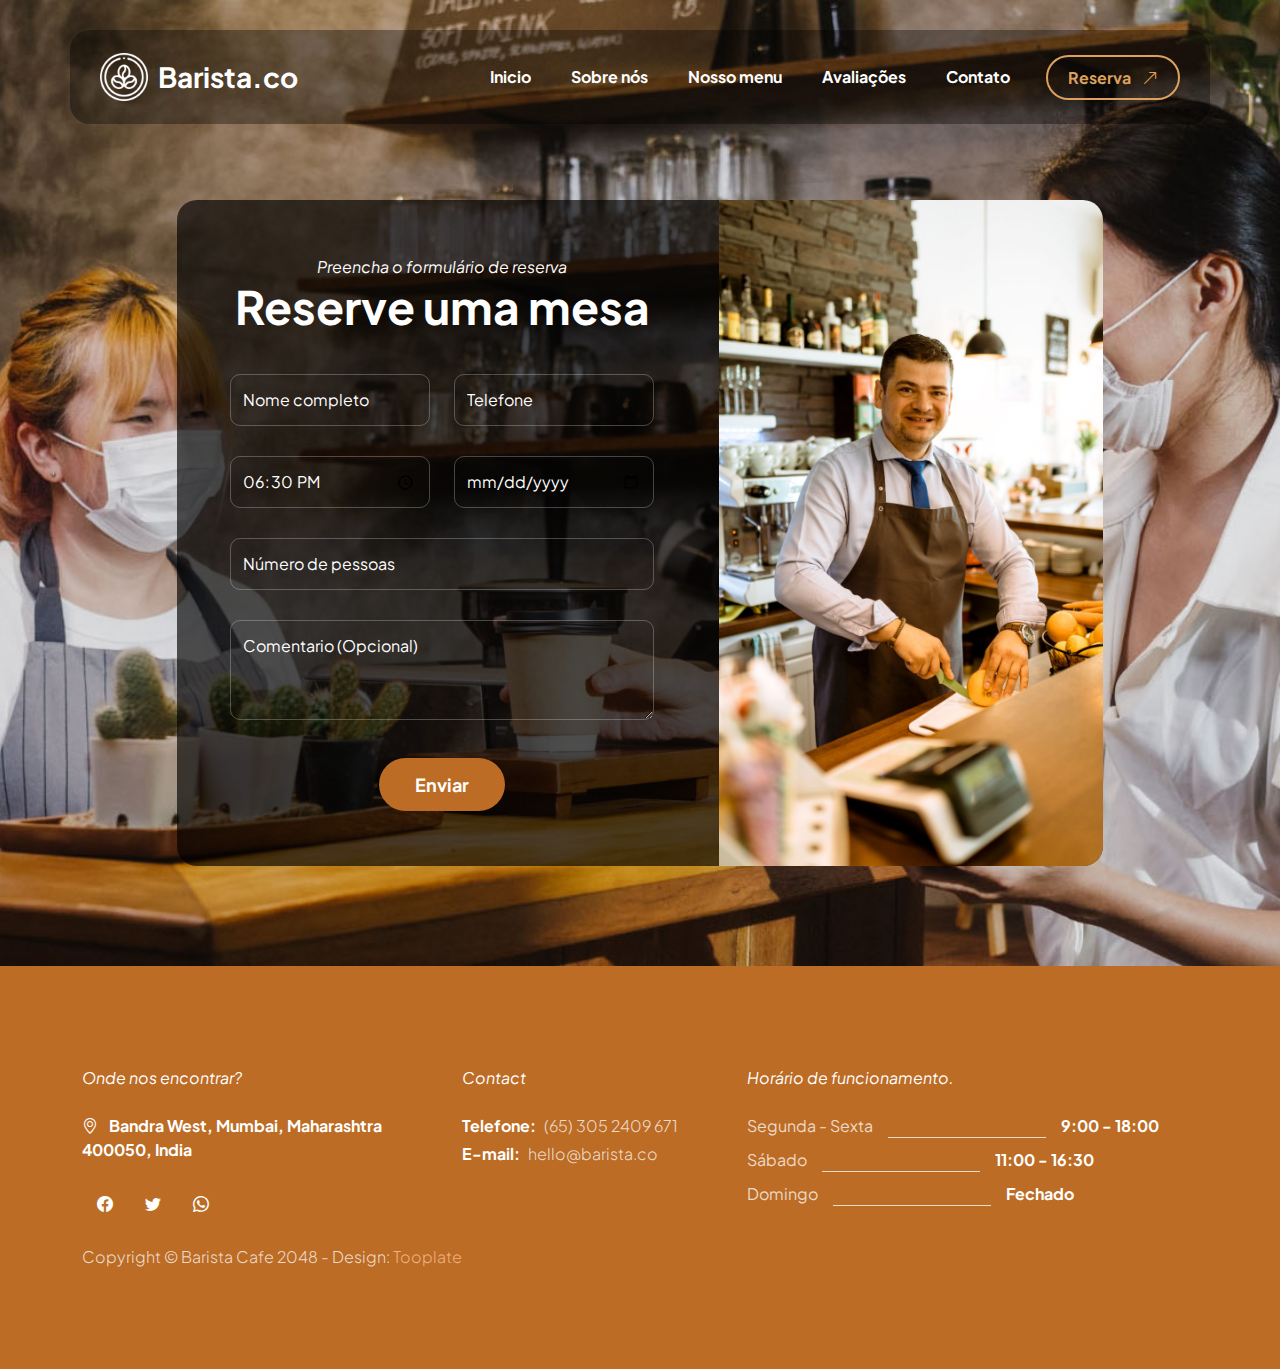
<file: cafe/reservation.html>
<!doctype html>
<html lang="pt-br">

<head>
    <meta charset="utf-8">
    <meta name="viewport" content="width=device-width, initial-scale=1">

    <meta name="description" content="">
    <meta name="author" content="">

    <title>Barista Cafe</title>

    <!-- CSS FILES -->
    <link rel="preconnect" href="https://fonts.googleapis.com">

    <link rel="preconnect" href="https://fonts.gstatic.com" crossorigin>

    <link
        href="https://fonts.googleapis.com/css2?family=Plus+Jakarta+Sans:ital,wght@0,200;0,400;0,600;0,700;1,200;1,700&display=swap"
        rel="stylesheet">

    <link href="css/bootstrap.min.css" rel="stylesheet">

    <link href="css/bootstrap-icons.css" rel="stylesheet">

    <link href="css/vegas.min.css" rel="stylesheet">

    <link href="css/tooplate-barista.css" rel="stylesheet">
    <!--

Tooplate 2137 Barista

https://www.tooplate.com/view/2137-barista-cafe

Bootstrap 5 HTML CSS Template

-->
</head>

<body class="reservation-page">

    <main>
        <nav class="navbar navbar-expand-lg">
            <div class="container">
                <a class="navbar-brand d-flex align-items-center" href="index.html">
                    <img src="images/coffee-beans.png" class="navbar-brand-image img-fluid" alt="">
                    Barista.co
                </a>

                <button class="navbar-toggler" type="button" data-bs-toggle="collapse" data-bs-target="#navbarNav"
                    aria-controls="navbarNav" aria-expanded="false" aria-label="Toggle navigation">
                    <span class="navbar-toggler-icon"></span>
                </button>

                <div class="collapse navbar-collapse" id="navbarNav">
                    <ul class="navbar-nav ms-lg-auto">
                        <li class="nav-item">
                            <a class="nav-link" href="index.html#section_1">Inicio</a>
                        </li>

                        <li class="nav-item">
                            <a class="nav-link" href="index.html#section_2">Sobre nós</a>
                        </li>

                        <li class="nav-item">
                            <a class="nav-link" href="index.html#section_3">Nosso menu</a>
                        </li>

                        <li class="nav-item">
                            <a class="nav-link" href="index.html#section_4">Avaliações</a>
                        </li>

                        <li class="nav-item">
                            <a class="nav-link" href="index.html#section_5">Contato</a>
                        </li>
                    </ul>

                    <div class="ms-lg-3">
                        <a class="btn custom-btn custom-border-btn" href="reservation.html">
                            Reserva
                            <i class="bi-arrow-up-right ms-2"></i>
                        </a>
                    </div>
                </div>
            </div>
        </nav>


        <section class="booking-section section-padding">
            <div class="container">
                <div class="row">

                    <div class="col-lg-10 col-12 mx-auto">
                        <div class="booking-form-wrap">
                            <div class="row">
                                <div class="col-lg-7 col-12 p-0">
                                    <form class="custom-form booking-form" action="#" method="post" role="form">
                                        <div class="text-center mb-4 pb-lg-2">
                                            <em class="text-white">Preencha o formulário de reserva</em>

                                            <h2 class="text-white">Reserve uma mesa</h2>
                                        </div>

                                        <div class="booking-form-body">
                                            <div class="row">
                                                <div class="col-lg-6 col-12">
                                                    <input type="text" name="booking-form-name" id="booking-form-name"
                                                        class="form-control" placeholder="Nome completo" required>
                                                </div>

                                                <div class="col-lg-6 col-12">
                                                    <input type="tel" class="form-control" name="booking-form-phone"
                                                        placeholder="Telefone" pattern="[0-9]{3}-[0-9]{3}-[0-9]{4}"
                                                        required="">
                                                </div>

                                                <div class="col-lg-6 col-12">
                                                    <input class="form-control" type="time" name="booking-form-time"
                                                        value="18:30">
                                                </div>

                                                <div class="col-lg-6 col-12">
                                                    <input type="date" name="booking-form-date" id="booking-form-date"
                                                        class="form-control" placeholder="Date" required="">
                                                </div>

                                                <div class="col-lg-12 col-12">
                                                    <input type="number" name="booking-form-number"
                                                        id="booking-form-number" class="form-control"
                                                        placeholder="Número de pessoas" required="">

                                                    <textarea name="booking-form-message" rows="3" class="form-control"
                                                        id="booking-form-message"
                                                        placeholder="Comentario (Opcional)"></textarea>
                                                </div>

                                                <div class="col-lg-4 col-md-10 col-8 mx-auto mt-2">
                                                    <button type="submit" class="form-control">Enviar</button>
                                                </div>
                                            </div>
                                        </div>
                                    </form>
                                </div>

                                <div class="col-lg-5 col-12 p-0">
                                    <div class="booking-form-image-wrap">

                                        <img src="images/barman-with-fruits.jpg" class="booking-form-image img-fluid"
                                            alt="">
                                    </div>

                                </div>
                            </div>
                        </div>

                    </div>
                </div>
        </section>


        <footer class="site-footer">
            <div class="container">
                <div class="row">

                    <div class="col-lg-4 col-12 me-auto">
                        <em class="text-white d-block mb-4">Onde nos encontrar?</em>

                        <strong class="text-white">
                            <i class="bi-geo-alt me-2"></i>
                            Bandra West, Mumbai, Maharashtra 400050, India
                        </strong>

                        <ul class="social-icon mt-4">
                            <li class="social-icon-item">
                                <a href="#" class="social-icon-link bi-facebook">
                                </a>
                            </li>

                            <li class="social-icon-item">
                                <a href="https://x.com/minthu" target="_new" class="social-icon-link bi-twitter">
                                </a>
                            </li>

                            <li class="social-icon-item">
                                <a href="#" class="social-icon-link bi-whatsapp">
                                </a>
                            </li>
                        </ul>
                    </div>

                    <div class="col-lg-3 col-12 mt-4 mb-3 mt-lg-0 mb-lg-0">
                        <em class="text-white d-block mb-4">Contact</em>

                        <p class="d-flex mb-1">
                            <strong class="me-2">Telefone:</strong>
                            <a href="tel: 305-240-9671" class="site-footer-link">
                                (65)
                                305 2409 671
                            </a>
                        </p>

                        <p class="d-flex">
                            <strong class="me-2">E-mail:</strong>

                            <a href="mailto:info@yourgmail.com" class="site-footer-link">
                                hello@barista.co
                            </a>
                        </p>
                    </div>


                    <div class="col-lg-5 col-12">
                        <em class="text-white d-block mb-4">Horário de funcionamento.</em>

                        <ul class="opening-hours-list">
                            <li class="d-flex">
                                Segunda - Sexta
                                <span class="underline"></span>

                                <strong>9:00 - 18:00</strong>
                            </li>

                            <li class="d-flex">
                                Sábado
                                <span class="underline"></span>

                                <strong>11:00 - 16:30</strong>
                            </li>

                            <li class="d-flex">
                                Domingo
                                <span class="underline"></span>

                                <strong>Fechado</strong>
                            </li>
                        </ul>
                    </div>

                    <div class="col-lg-8 col-12 mt-4">
                        <p class="copyright-text mb-0">Copyright © Barista Cafe 2048
                            - Design: <a rel="sponsored" href="https://www.tooplate.com" target="_blank">Tooplate</a>
                        </p>
                    </div>

                </div>
        </footer>
    </main>


    <!-- JAVASCRIPT FILES -->
    <script src="js/jquery.min.js"></script>
    <script src="js/bootstrap.min.js"></script>
    <script src="js/jquery.sticky.js"></script>
    <script src="js/vegas.min.js"></script>
    <script src="js/custom.js"></script>

</body>

</html>
</file>
<file: css/meucss.css>
html{
    scroll-behavior: smooth;
}

* {
    margin: 0;
    padding: 0;
    font-family: Arial, Helvetica, sans-serif;
    box-sizing: border-box;
}

body {
    background: #1f2937;
    color: white;
}

#menu_cll{
    display: none;
}
/*CSS DOS BOTOES DO SITE*/

.cta-button {
    cursor: pointer;
    display: inline-block;
    background: linear-gradient(90deg, #3a7bd5, #00ff9f);
    color: white;
    padding: 16px 28px;
    border-radius: 50px;
    font-weight: bold;
    font-size: 18px;
    text-decoration: none;
    box-shadow: 0 8px 20px rgba(0, 0, 0, 0.2);
    transition: transform 0.2s ease, box-shadow 0.2s ease;
    position: relative;
    overflow: hidden;
}

.cta-button::after {
    content: "";
    position: absolute;
    top: 0;
    left: -75%;
    width: 50%;
    height: 100%;
    background: rgba(255, 255, 255, 0.2);
    transform: skewX(-20deg);
    transition: left 0.5s ease;
}

.cta-button:hover::after {
    left: 125%;
}

.cta-button:hover {
    transform: scale(1.05);
    box-shadow: 0 10px 30px rgba(0, 255, 159, 0.4);
}

/*H2 DE TODAS AS DOBRAS*/
h2 {
    /* text-transform: uppercase; */
    font-size: 40px;
    text-align: center;
    font-weight: bold;
}


.flex_dobra {
    /* border: solid 2px #006ee2; */
    width: 100%;
    display: flex;
    align-items: center;
    justify-content: space-between;
    height: 100%;

}

.container {
    width: 80%;
    margin: 0 auto;
}

.flex_menu_pc {
    display: flex;
    align-items: center;
    justify-content: space-between;
}

/*ESTILIZAÇÃO DO MENU PC*/

#menu_pc {
    z-index: 100;
    position: fixed;
    top: 0;
    left: 0;
    width: 100%;
    background: transparent;
    border-bottom: 1px solid rgba(255, 255, 255, 0.349);
    padding: 20px 0;

    backdrop-filter: blur(10px);
    -webkit-backdrop-filter: blur(10px);
}

#menu_pc ul {
    display: flex;
    gap: 30px;
}

#menu_pc ul li {
    list-style: none;
}

#menu_pc ul li a {
    color: white;
    text-decoration: none;
}

/*dobra 1 headline*/

header {
    height: 100vh;
    background: linear-gradient(to left, #00b06d, #006ee2);

    background-image: url(../img/back_test.png);
    background-size: 100%;
    /* background-image: url(../img/back-header.png); */
}

h1 {
    font-size: 40px;
    text-transform: uppercase;
    font-weight: bold;
}

.header_txt {
    width: 45%;
    display: flex;
    flex-direction: column;
    gap: 25px;
}

.header_txt p {
    font-size: 20px;
}

.header_txt .caixa_checks{
    align-self: flex-start;
    display: inline-block;
    width: auto;
    border: solid 1px rgba(255, 255, 255, 0.404);
    padding: 10px;
    border-radius: 10px;
    background: transparent;
    backdrop-filter: blur(50px);
}

.header_txt .caixa_checks i {
    margin-right: 5px;
    color: #00ff9f;
}

.header_txt .caixa_checks span {
    margin-right: 10px;
}

.header_txt button {
    align-self: flex-start;

}

.header_img {
    /* border: solid 1px white; */
    width: 50%;
    animation: flutuando 1.5s infinite alternate linear;
}

@keyframes flutuando {
    0% {
        margin-top: 20px;
    }

    100% {
        margin-top: -20px;
    }
}

.header_img img {
    width: 100%;
    /* border: solid red 1px; */
}

/*Dobra 2 – O Problema & A Solução*/

#s02 {
    margin: 50px 0 50px 0;
}

#s02 h2+p {
    text-align: center;
    font-size: 20px;
    margin-top: 10px;
    margin-bottom: 50px;
}

.caixa_s02 {
    margin-top: 25px;
    line-height: 20px;
    display: flex;
    flex-direction: column;
    gap: 30px;
}

.flex_caixa_s02 {
    display: flex;
    align-items: center;
    gap: 10px;
}

.caixa_s02 i {
    font-size: 20px;
    background: #00b06d;
    padding: 10px;
    border-radius: 10px;
    /* margin-right: 10px; */
}

.s02_txt {
    width: 50%;
}

#sub_titulo_s02_txt {
    font-size: 18px;
    line-height: 25px;
}

.s02_img {
    width: 50%;
    display: flex;
    justify-content: end;
}

.s02_img img {
    width: 90%;
    border-radius: 20px;
    border: solid 15px #363f4b;
}


/*dobra 03*********************/

#s03 {
    padding: 50px 0;
    text-align: center;
    background: #111827;
}

#s03 .container h2+p{
    margin-top: 20px;
}

.flex_dobra_s03 {
    display: flex;
    align-items: center;
    justify-content: space-between;
    margin-top: 50px;
}

.flex_dobra_s03 div {
    width: 18%;
    display: flex;
    align-items: center;
    flex-direction: column;
    background: #363f4b;
    border: solid 1px rgba(255, 255, 255, 0.445);
    border-radius: 15px;
    padding: 25px 50px;
    gap: 20px;
    transition: 0.2s;
}

.flex_dobra_s03 div:hover{
    transform: scale(1.05);
    background: #363f4b9f;
}

.flex_dobra_s03 div i {
    font-size: 50px;
    color: #00b06d;
}

.flex_dobra_s03+p {
    margin: 20px 0;
}

/*dobra 4********************/

#s04 {
    margin: 50px 0;
    text-align: center;
}

.flex_dobra_s04 {
    margin-top: 30px;
    display: flex;
    align-items: center;
    justify-content: space-between;
}

.caixa_s04 {
    border: solid 1px rgba(255, 255, 255, 0.404);
    height: 200px;
    display: flex;
    flex-direction: column;
    gap: 15px;
    align-items: center;
    justify-content: center;
    border-radius: 15px;
    background: #363f4b;
    width: 23%;
    cursor: pointer;
    transition: 0.2s;
}

.caixa_s04:hover{
    transform: scale(1.05);
    background: #363f4b9f;
}

.caixa_s04 img {
    width: 70px;
    border-radius: 50%;
}

/*portifolio***************/
.portfolio-section {
    padding: 60px 20px;
    /* background: #e9e9e9; */
    background: linear-gradient(to left, #00b06d, #006ee2);
    text-align: center;
  }
  
  .portfolio-section h2 {
    font-size: 2.5rem;
    margin-bottom: 40px;
    color: white;
  }
  
  .portfolio-grid {
    display: grid;
    gap: 20px;
    grid-template-columns: repeat(auto-fit, minmax(280px, 1fr));
    max-width: 1200px;
    margin: 0 auto;
  }
  
  .portfolio-item {
    position: relative;
    overflow: hidden;
    border-radius: 12px;
    box-shadow: 0 5px 15px rgba(0,0,0,0.1);
    transition: transform 0.3s ease;
  }
  
  .portfolio-item img {
    width: 100%;
    display: block;
    height: auto;
    transition: transform 0.4s ease;
  }
  
  .portfolio-item:hover img {
    transform: scale(1.1);
  }
  
  .overlay {
    position: absolute;
    top: 0;
    left: 0;
    width: 100%;
    height: 100%;
    background: rgba(0,0,0,0.5);
    display: flex;
    align-items: center;
    justify-content: center;
    color: #fff;
    opacity: 0;
    transition: opacity 0.3s ease;
    font-size: 1.2rem;
    font-weight: bold;
  }
  
  .portfolio-item:hover .overlay {
    opacity: 1;
  }
  
/*s07 plano e oferta*/

#s07 {
    padding: 50px 0;
    text-align: center;
    background: #111827;
}

.caixa_s07 {
    border-radius: 20px;
    background: #363f4b;
    margin: 50px auto 0 auto;
    text-align: left;
    width: 70%;
    padding: 30px;
    border: solid 1px rgba(255, 255, 255, 0.459);
}

#s07 h2+p{
    margin-top: 20px;
}

.caixa_s07 h3 {
    font-size: 30px;
}

.caixa_s07 p {
    margin: 40px 0;
}

/*s 08*********************************/

#s08{
    padding: 50px 0;
    text-align: center;
}

#s08 h2+p{
    margin: 20px 0;
}

#formulario form{
    font-size: 20px;
    background: rgba(255, 255, 255, 0.089);
    width: 50%;
    border-radius: 20px;
    margin: 30px auto;
    border: solid 1px white;
    padding: 20px;
    display: flex;
    flex-direction: column;
    gap: 20px;
}
#formulario form input{
    font-size: 18px;
    border: none;
    height: 45px;
    border-radius: 10px;
    padding: 10px;
}

#formulario form input[type='submit']{
    background: #006ee2;
    color: white;
    font-weight: bold;
    font-size: 20px;
    cursor: pointer;
}

input:focus{
    outline: none;
}


/*roda pe**/
.footer {
    background-color: #111827; /* tom escuro */
    color: #f3f4f6;             /* cinza claro */
    text-align: center;
    padding: 20px 0;
    font-size: 14px;
    font-family: Arial, sans-serif;
  }
  
  .footer-content p {
    margin: 5px 0;
  }
  

/* Estiliza a barra de rolagem inteira */
::-webkit-scrollbar {
    width: 8px;
    /* Largura da barra de rolagem */
}

/* Fundo da barra de rolagem */
::-webkit-scrollbar-track {
    background: white;
    border-radius: 10px;
}

/* Barra de rolagem em si */
::-webkit-scrollbar-thumb {
    background: #00b06d;
    border-radius: 10px;
}

/* Quando o mouse passa sobre a barra */
::-webkit-scrollbar-thumb:hover {
    background: #3a7bd5;
}
</file>
<file: css/telap.css>
@media (max-width: 768px) {

    .container{
        width: 90%;
    }

    h2{
        font-size: 25px;
    }

    #menu_cll{
        display: block;
        z-index: 100;
        padding: 20px 0;
        position: fixed;
        width: 100%;
        background: transparent;
        backdrop-filter: blur(10px);
        -webkit-backdrop-filter: blur(10px);
        border-bottom: solid 1px rgba(255, 255, 255, 0.363);
        box-shadow: 0 0 10px rgba(255, 255, 255, 0.322);
    }

    .flex_menu_cll{
        display: flex;
        align-items: center;
        justify-content: space-between;
    }

    #menu_cll .flex_menu_cll i{
        font-size: 30px;
    }

    #menu_cll img{
        width: 100px;
    }

    .nav_cll {
        display: none;
        padding: 20px;
        margin-top: -290px;
        animation: ativarMenu 0.4s ease forwards;    

    }

    @keyframes ativarMenu {
        0%{
            margin-top: -230px;
        }

        100%{
            margin-top : 0;
        }
    }



    #fecharMenu{
        display: none;
    }

    .nav_cll ul{
        list-style: none;
        padding: 0;
    }

    .nav_cll ul li{
        margin-top: 30px;
        list-style-type: none;
    }

    .nav_cll a{
        color: #02e28c;
        text-decoration: none;
        font-size: 18px;
    }

    /* Botões */
    .menu-icon,
    .close-icon {
        font-size: 30px;
        color: white;
        cursor: pointer;
    }

    /* Classe ativa */
    #nav_cll.ativo {
        right: 0;
    }

    .flex_dobra{
        flex-direction: column;
    }
    #menu_pc{
        display: none;
    }

    header{
        background-image: url(../img/back_png.png);
        background-repeat: no-repeat;
        background-size: cover;
        height: auto;
        padding: 30px 0;
    }

    h1{
        margin-top: 50px;
    }

    header .flex_dobra{
        flex-direction: column;
    }

    .header_txt{
        width: 100%;
        margin-top: 50px;
    }

    .header_img{
        width: 100%;
        margin-top: 20px;
        /* display: none; */
        animation: none;
    }


    /**dobra 2**************/

    .s02_txt{
        width: 100%;
    }

    #sub_titulo_s02_txt{
        text-align: center;
    }

    .flez_caixa_s02{
        flex-wrap: wrap;
    }

    .s02_img{
        width: 100%;
        margin-top: 20px;
    }

    .s02_img img{
        width: 100%;
    }


    /*s03************/


    .flex_dobra_s03{
        flex-direction: column;
        gap: 20px;
    }

    .flex_dobra_s03 div{
        width: 100%;
    }


    /*s04************/

    .flex_dobra_s04{
        flex-direction: column;
        gap: 20px;
    }

    .caixa_s04{
        width: 100%;
    }

    /*s05*********/
    .portfolio-section h2{
        font-size: 30px;
    }
    
    


    /*s07*/

    .caixa_s07{
        width: 100%;
        text-align: center;
    }

    .caixa_s07 h3{
        font-size: 25px;
    }


    /*s08************/

    #formulario form{
        width: 100%;
    }



  }
</file>
<file: academia/css/tooplate-gymso-style.css>
/*

Tooplate 2119 Gymso Fitness

https://www.tooplate.com/view/2119-gymso-fitness

*/

  @font-face {
      font-family: 'Plain';
      src: url('../fonts/Plain-Regular.woff2') format('woff2'),
          url('../fonts/Plain-Regular.woff') format('woff');
      font-weight: normal;
      font-style: normal;
  }

  @font-face {
      font-family: 'Plain';
      src: url('../fonts/Plain-Light.woff2') format('woff2'),
          url('../fonts/Plain-Light.woff') format('woff');
      font-weight: 300;
      font-style: normal;
  }

  @font-face {
      font-family: 'Plain';
      src: url('../fonts/Plain-Bold.woff2') format('woff2'),
          url('../fonts/Plain-Bold.woff') format('woff');
      font-weight: bold;
      font-style: normal;
  }

  :root {
    --primary-color:        #f13a11;
    --white-color:          #ffffff;
    --dark-color:           #171819;
    --about-bg-color:       #f9f9f9;

    --gray-color:           #909090;
    --link-color:           #404040;
    --p-color:              #666262;

    --base-font-family:     'Plain', sans-serif;
    --font-weight-bold:     bold;
    --font-weight-normal:   normal;
    --font-weight-light:    300;
    --font-weight-thin:     100;

    --h1-font-size:         48px;
    --h2-font-size:         36px;
    --h3-font-size:         28px;
    --h4-font-size:         24px;
    --h5-font-size:         22px;
    --h6-font-size:         22px;
    --p-font-size:          18px;
    --base-font-size:       16px;
    --menu-font-size:       14px;

    --border-radius-large:  100%;
    --border-radius-small:  2px;
  }


  body {
    background: var(--white-color);
    font-family: var(--base-font-family);
  }


  /*---------------------------------------
     TYPOGRAPHY              
  -----------------------------------------*/

  h1,h2,h3,h4,h5,h6 {
    font-weight: var(--font-weight-thin);
    line-height: normal;
  }

  h1 {
    font-size: var(--h1-font-size);
    font-weight: var(--font-weight-bold);
    letter-spacing: -1px;
    text-transform: uppercase;
    margin: 20px 0;
  }

  h2 {
    font-size: var(--h2-font-size);
    font-weight: var(--font-weight-bold);
    letter-spacing: -2px;
  }

  h3 {
    font-size: var(--h3-font-size);
    font-weight: var(--font-weight-bold);
    letter-spacing: -1px;
    margin: 0;
  }

  h4 {
    font-size: var(--h4-font-size);
  }

  h5 {
    font-size: var(--h5-font-size);
  }

  h6 {
    color: var(--gray-color);
    font-size: var(--h6-font-size);
    line-height: inherit;
    margin: 0;
  }

  p {
    color: var(--p-color);
    font-size: var(--p-font-size);
    font-weight: var(--font-weight-light);
    line-height: 1.5em;
  }

  b, 
  strong {
    font-weight: var(--font-weight-bold);
    letter-spacing: 0;
  }

  .section {
    padding: 7rem 0;
  }


  /* BUTTON */

  .custom-btn {
    background: transparent;
    border-radius: var(--border-radius-small);
    padding: 14px 24px;
    color: var(--white-color);
    font-size: var(--menu-font-size);
    font-weight: var(--font-weight-normal);
    text-transform: uppercase;
    letter-spacing: 0.5px;
    white-space: nowrap;
    transition: all 0.3s ease;
  }

  .custom-btn:hover {
    color: var(--primary-color);
  }

  .custom-btn:focus {
    box-shadow: none;
  }

  .custom-btn.bordered:hover,
  .custom-btn.bordered:focus,

  .custom-btn.bg-color:hover,
  .custom-btn.bg-color:focus {
    background: var(--white-color);
    border-color: transparent;
    color: var(--primary-color);
  }

  .bordered {
    border: 1px solid var(--primary-color);
    color: var(--primary-color);
  }

  .bg-color {
    background: var(--primary-color);
    color: var(--white-color);
  }



  /*---------------------------------------
     GENERAL               
  -----------------------------------------*/

  * {
    -webkit-box-sizing: border-box;
    -moz-box-sizing: border-box;
    box-sizing: border-box;
  }

  *::before,
  *::after {
    -webkit-box-sizing: border-box;
    -moz-box-sizing: border-box;
    box-sizing: border-box;
  }

  a {
    color: var(--link-color);
    font-weight: normal;
    text-decoration: none;
    transition: all 0.3s ease;
  }

  a:hover, 
  a:active, 
  a:focus {
    color: var(--primary-color);
    outline: none;
    text-decoration: none;
  }


  /* BG OVERLAY */

  .bg-overlay {
    background: var(--dark-color);
    position: absolute;
    top: 0;
    right: 0;
    bottom: 0;
    left: 0;
    width: 100%;
    height: 100%;
    opacity: 0.85;
  }


  /*---------------------------------------
     MODAL              
  -----------------------------------------*/

  .modal-content {
    padding: 2rem 3rem;
  }

  .modal-header,
  .modal-body,
  .modal-footer {
    border: 0;
    padding: 0;
  }

  .membership-form a {
    color: var(--primary-color);
  }


  /*---------------------------------------
    FEATURE          
  -----------------------------------------*/

  .feature {
    background: var(--dark-color);
    padding: 5rem 0;
  }


  /*---------------------------------------
     MENU             
  -----------------------------------------*/

  .navbar {
    background: var(--dark-color);
    padding: 1rem;
  }

  .navbar-expand-lg .navbar-nav .nav-link {
    padding-right: 1.5rem;
    padding-left: 1.5rem;
  }

  .navbar-brand {
    color: var(--white-color);
    font-size: var(--h3-font-size);
    font-weight: var(--font-weight-bold);
    line-height: normal;
    padding-top: 0;
  }

  .nav-item .nav-link {
    display: block;
    color: var(--white-color);
    font-size: var(--menu-font-size);
    font-weight: var(--font-weight-normal);
    text-transform: uppercase;
    padding: 2px 6px;
  }

  .nav-item .nav-link.active,
  .nav-item .nav-link:hover {
    color: var(--primary-color);
  }

  .navbar .social-icon li a {
    color: var(--white-color);
  }

  .navbar-toggler {
    border: 0;
    padding: 0;
    cursor: pointer;
    margin: 0 10px 0 0;
    width: 30px;
    height: 35px;
    outline: none;
  }

  .navbar-toggler:focus {
    outline: none;
  }

  .navbar-toggler[aria-expanded="true"] .navbar-toggler-icon {
    background: transparent;
  }

  .navbar-toggler[aria-expanded="true"] .navbar-toggler-icon::before,
  .navbar-toggler[aria-expanded="true"] .navbar-toggler-icon::after {
    transition: top 300ms 50ms ease, -webkit-transform 300ms 350ms ease;
    transition: top 300ms 50ms ease, transform 300ms 350ms ease;
    transition: top 300ms 50ms ease, transform 300ms 350ms ease, -webkit-transform 300ms 350ms ease;
    top: 0;
  }

  .navbar-toggler[aria-expanded="true"] .navbar-toggler-icon::before {
    transform: rotate(45deg);
  }

  .navbar-toggler[aria-expanded="true"] .navbar-toggler-icon::after {
    transform: rotate(-45deg);
  }

  .navbar-toggler .navbar-toggler-icon {
    background: var(--primary-color);
    transition: background 10ms 300ms ease;
    display: block;
    width: 30px;
    height: 2px;
    position: relative;
  }

  .navbar-toggler .navbar-toggler-icon::before,
  .navbar-toggler .navbar-toggler-icon::after {
    transition: top 300ms 350ms ease, -webkit-transform 300ms 50ms ease;
    transition: top 300ms 350ms ease, transform 300ms 50ms ease;
    transition: top 300ms 350ms ease, transform 300ms 50ms ease, -webkit-transform 300ms 50ms ease;
    position: absolute;
    right: 0;
    left: 0;
    background: var(--primary-color);
    width: 30px;
    height: 2px;
    content: '';
  }

  .navbar-toggler .navbar-toggler-icon::before {
    top: -8px;
  }

  .navbar-toggler .navbar-toggler-icon::after {
    top: 8px;
  }

  /*---------------------------------------
     HERO              
  -----------------------------------------*/

  .hero {
    background-image: url('../images/hero-bg.jpg');
    background-size: cover;
    background-position: top;
    background-repeat: no-repeat;
    vertical-align: middle;
    min-height: 100vh;
    position: relative;
  }


  /*---------------------------------------
     CLASS               
  -----------------------------------------*/

  .class-info {
    background: var(--white-color);
    box-shadow: 6px 0 38px rgba(20,20,20,0.10);
    border-radius: 0 0 2px 2px;
    padding: 1rem 2rem;
    position: relative;
  }

  .class-info img {
    border-radius: 2px 2px 0 0;
  }

  .class-info strong {
    color: var(--gray-color);
  }

  .class-price {
    background: var(--primary-color);
    border-radius: var(--border-radius-large);
    color: var(--white-color);
    font-weight: var(--font-weight-bold);
    display: block;
    position: absolute;
    top: 2rem;
    right: 2rem;
    width: 3.5rem;
    height: 3.5rem;
    line-height: 3.5rem;
    text-align: center;
  }


  /*---------------------------------------
     SCHEDULE             
  -----------------------------------------*/

  .schedule {
    background: var(--dark-color);
  }

  .schedule-table {
    display: table;
    border: 0;
    text-align: center;
  }

  .schedule-table strong,
  .schedule-table span {
    display: block;
    text-align: center;
  }

  .schedule-table strong {
    color: var(--white-color);
  }

  .schedule-table span {
    color: var(--gray-color);
  }

  .schedule-table span,
  .schedule-table small {
    font-size: var(--menu-font-size);
    text-transform: uppercase;
  }

  .schedule-table small {
    position: relative;
    top: 10px;
  }

  .table .thead-light th,
  .schedule-table tr td:first-child {
    background: var(--primary-color);
    border: 1px solid #212122;
    color: var(--white-color);
  }

  .schedule-table .thead-light th {
    border-bottom: 0;
    text-transform: uppercase;
  }

  .table-bordered td, 
  .table-bordered th {
    border: 1px solid #212122;
  }

  .table-bordered td {
    padding-bottom: 22px;
  }

  .table td, .table th {
    padding: 1rem;
  }


  /*---------------------------------------
      ABOUT & TEAM            
  -----------------------------------------*/

  .about {
    background: var(--about-bg-color);
  }

  .about-working-hours {
    border-left: 2px solid;
    padding-left: 3.5rem;
  }

  .about-working-hours strong {
    color: var(--white-color);
    opacity: 0.85;
  }

  .team-thumb {
    position: relative;
  }

  .team-info {
    background: var(--white-color);
    border-radius: 0 0 2px 2px;
    box-shadow: 6px 0 38px rgba(20,20,20,0.10);
    padding: 20px;
    position: relative;
  }

  .team-info span {
    font-weight: var(--font-weight-light);
    opacity: 0.85;
  }

  .team-info .social-icon {
    position: absolute;
    top: 10px;
    right: 20px;
  }

  .team-info .social-icon li {
    display: block;
  }


  /*---------------------------------------
     CONTACT              
  -----------------------------------------*/

  .webform input,
  button#submit-button {
    height: calc(2.25rem + 20px);
  }

  .form-control {
    border-radius: var(--border-radius-small);
    margin: 1.3rem 0;
  }

  .form-control:focus {
    box-shadow: none;
    border-color: var(--dark-color);
  }

  button#submit-button {
    background: var(--dark-color);
    border-color: transparent;
    color: var(--white-color);
    cursor: pointer;
    transition: all 0.3s ease;
  }

  button#submit-button:hover {
    background: var(--primary-color);
  }

  .contact h2 + p {
    max-width: 90%;
  }

  .google-map {
    border-top: 1px solid #efebeb;
    margin-top: 2.5rem;
    padding-top: 2.5rem;
  }

  .google-map iframe {
    width: 100%;
  }


  /*---------------------------------------
     FOOTER              
  -----------------------------------------*/

  .site-footer {
    border-top: 1px solid #efebeb;
    padding: 3rem 0;
  }

  .site-footer a {
    color: var(--p-color);
    font-weight: var(--font-weight-light);
  }

  .site-footer p {
    font-size: var(--base-font-size);
  }

  .contact .fa,
  .site-footer .fa {
    color: var(--primary-color);
  }


  /*---------------------------------------
     SOCIAL ICON              
  -----------------------------------------*/

  .social-icon {
    position: relative;
    padding: 0;
    margin: 5px 0 0 0;
  }

  .social-icon li {
    display: inline-block;
    list-style: none;
  }

  .social-icon li a {
    text-decoration: none;
    display: inline-block;
    color: var(--p-color);
    font-size: var(--p-font-size);
    font-weight: var(--font-weight-bold);
    margin: 5px 10px;
    text-align: center;
  }

  .social-icon li a:hover {
    color: var(--primary-color);
  }


  /*---------------------------------------
     RESPONSIVE STYLES              
  -----------------------------------------*/

  @media screen and (max-width: 992px) {

    .section {
      padding: 5rem 0;
    }

    .nav-item .nav-link {
      padding: 6px;
    }

    .navbar .social-icon {
      margin-top: 22px;
    }

    .navbar-collapse,
    .site-footer {
      text-align: center;
    }

    .schedule-table {
      display: block;
    }

    .modal-content {
      padding: 2rem;
    }
  }

  @media screen and (max-width: 767px) {

    h1 {
      font-size: 38px;
    }

    .about-working-hours {
      border-left: 0;
      padding: 22px 0 0 0;
    }

    .contact h2 span {
      display: block;
    }
  }
</file>
<file: cafe/css/tooplate-barista.css>
/*

Tooplate 2137 Barista

https://www.tooplate.com/view/2137-barista-cafe

*/

/*---------------------------------------
  CUSTOM PROPERTIES ( VARIABLES )             
-----------------------------------------*/
:root {
  --white-color:                  #ffffff;
  --primary-color:                #BC6C25;
  --secondary-color:              #DDA15E;
  --section-bg-color:             #b78752;
  --custom-btn-bg-color:          #BC6C25;
  --custom-btn-bg-hover-color:    #DDA15E;
  --dark-color:                   #000000;
  --p-color:                      #717275;
  --border-color:                 #7fffd4;
  --link-hover-color:             #E76F51;

  --body-font-family:             'Plus Jakarta Sans', sans-serif;

  --h1-font-size:                 68px;
  --h2-font-size:                 46px;
  --h3-font-size:                 32px;
  --h4-font-size:                 28px;
  --h5-font-size:                 24px;
  --h6-font-size:                 22px;
  --p-font-size:                  20px;
  --btn-font-size:                16px;
  --form-btn-font-size:           18px;
  --menu-font-size:               16px;

  --border-radius-large:          100px;
  --border-radius-medium:         20px;
  --border-radius-small:          10px;

  --font-weight-thin:             200;
  --font-weight-light:            300;
  --font-weight-normal:           400;
  --font-weight-bold:             700;
}

body {
  background-color: var(--white-color);
  font-family: var(--body-font-family); 
}


/*---------------------------------------
  TYPOGRAPHY               
-----------------------------------------*/

h2,
h3,
h4,
h5,
h6 {
  color: var(--dark-color);
}

h1,
h2,
h3,
h4,
h5,
h6 {
  font-weight: var(--font-weight-bold);
}

h1 {
  font-size: var(--h1-font-size);
}

h2 {
  font-size: var(--h2-font-size);
}

h3 {
  font-size: var(--h3-font-size);
}

h4 {
  font-size: var(--h4-font-size);
}

h5 {
  font-size: var(--h5-font-size);
}

h6 {
  font-size: var(--h6-font-size);
}

p {
  color: var(--p-color);
  font-size: var(--p-font-size);
  font-weight: var(--font-weight-light);
}

ul li {
  color: var(--p-color);
  font-size: var(--p-font-size);
  font-weight: var(--font-weight-light);
}

a, 
button {
  touch-action: manipulation;
  transition: all 0.3s;
}

a {
  display: inline-block;
  color: var(--primary-color);
  text-decoration: none;
}

a:hover {
  color: var(--link-hover-color);
}

b,
strong {
  font-weight: var(--font-weight-bold);
}


/*---------------------------------------
  SECTION               
-----------------------------------------*/
.section-padding {
  padding-top: 100px;
  padding-bottom: 100px;
}

.section-bg {
  background-color: var(--section-bg-color);
}

.section-overlay {
  background-color: var(--dark-color);
  position: absolute;
  z-index: 9;
  top: 0;
  left: 0;
  pointer-events: none;
  width: 100%;
  height: 100%;
  opacity: 0.65;
}

.section-overlay + .container {
  position: relative;
  z-index: 22;
}

.back-top-icon {
  font-size: var(--h2-font-size);
}


/*---------------------------------------
  TIMELINE               
-----------------------------------------*/
.timeline {
  position: relative;
  max-width: 1200px;
  margin: 0 auto;
}

.timeline::after {
  content: '';
  position: absolute;
  width: 5px;
  background-color: var(--white-color);
  top: 0;
  bottom: 0;
  left: 50%;
  margin-left: -3px;
}

.timeline-container {
  padding: 10px 40px;
  padding-top: 0;
  position: relative;
  background-color: inherit;
  width: 50%;
}

.timeline-container::after {
  content: '';
  position: absolute;
  width: 25px;
  height: 25px;
  right: -12px;
  background-color: var(--white-color);
  border: 5px solid #7c5c52;
  top: 15px;
  border-radius: 50%;
  z-index: 1;
}

.timeline-container-left {
  left: 0;
}

.timeline-container-right {
  left: 50%;
}

.timeline-container-left::before {
  content: " ";
  height: 0;
  position: absolute;
  top: 9px;
  width: 0;
  z-index: 1;
  right: 25px;
  border: medium solid white;
  border-width: 20px 0 20px 20px;
  border-color: transparent transparent transparent white;
}

.timeline-container-right::before {
  content: " ";
  height: 0;
  position: absolute;
  top: 9px;
  width: 0;
  z-index: 1;
  left: 25px;
  border: medium solid white;
  border-width: 20px 20px 20px 0;
  border-color: transparent white transparent transparent;
}

.timeline-container-right::after {
  left: -13px;
}

.timeline-content {
  padding: 5px;
  background-color: var(--white-color);
  position: relative;
  border-radius: var(--border-radius-medium);
}

@media screen and (max-width: 991px) {
  .timeline::after {
    left: 31px;
  }

  .timeline-container {
    width: 100%;
    padding-left: 70px;
    padding-right: 25px;
  }

  .timeline-container::before {
    left: 58px;
    border: medium solid white;
    border-width: 20px 20px 20px 0;
    border-color: transparent white transparent transparent;
  }

  .timeline-container-left::after, .timeline-container-right::after {
    left: 6px;
  }

  .timeline-container-right {
    left: 0%;
  }
}


/*---------------------------------------
  CUSTOM BUTTON               
-----------------------------------------*/
.custom-btn {
  background: var(--custom-btn-bg-color);
  border: 2px solid transparent;
  border-radius: var(--border-radius-large);
  color: var(--white-color);
  font-size: var(--btn-font-size);
  font-weight: var(--font-weight-bold);
  line-height: normal;
  transition: all 0.3s;
  padding: 12px 28px;
}

.custom-btn:hover {
  background: var(--custom-btn-bg-hover-color);
  color: var(--white-color);
}

.custom-border-btn {
  background: transparent;
  border: 2px solid var(--white-color);
  color: var(--white-color);
}

.custom-border-btn:hover {
  background: var(--white-color);
  color: var(--secondary-color);
}

.custom-btn-bg-white {
  border-color: var(--white-color);
  color: var(--white-color);
}

.custom-btn-italic {
  font-style: italic;
}


/*---------------------------------------
  NAVIGATION BAR & OFFCANVAS              
-----------------------------------------*/
.sticky-wrapper {
  position: absolute;
  z-index: 999999;
  top: 0;
  right: 0;
  left: 0;
}

.sticky-wrapper.is-sticky .container {
  background: rgba(0, 0, 0, 0.65);
  border-radius: var(--border-radius-medium);
  padding: 15px 30px;
}

.navbar {
  background: transparent;
  z-index: 999999;
  padding-top: 30px;
  padding-bottom: 30px;
}

.navbar .container {
  background: rgba(0, 0, 0, 0.35);
  border-radius: var(--border-radius-medium);
  padding: 15px 30px;
}

.navbar-brand,
.navbar-brand:hover {
  font-size: var(--h4-font-size);
  font-weight: var(--font-weight-bold);
  display: block;
  color: var(--white-color);
}

.navbar .navbar-brand-image {
  filter: brightness(0) invert(1);
}

.navbar-brand-image {
  width: 48px;
  height: auto;
  margin-right: 10px;
}

.navbar .custom-btn {
  padding: 10px 20px;
}

.navbar-expand-lg .navbar-nav .nav-link {
  border-radius: var(--border-radius-large);
  margin: 10px;
  padding: 10px;
}

.navbar-nav .nav-link {
  display: inline-block;
  color: var(--white-color);
  font-size: var(--menu-font-size);
  font-weight: var(--font-weight-bold);
  padding-top: 15px;
  padding-bottom: 15px;
}

.navbar-nav .nav-link.active, 
.navbar-nav .nav-link:hover {
  color: var(--secondary-color);
}

.navbar .dropdown-menu {
  background: var(--white-color);
  box-shadow: 0 1rem 3rem rgba(0,0,0,.175);
  border: 0;
  display: inherit;
  opacity: 0;
  min-width: 9rem;
  margin-top: 20px;
  padding: 13px 0 10px 0;
  transition: all 0.3s;
  pointer-events: none;
}

.navbar .dropdown-menu::before {
  content: "";
  width: 0;
  height: 0;
  border-left: 20px solid transparent;
  border-right: 20px solid transparent;
  border-bottom: 15px solid var(--white-color);
  position: absolute;
  top: -10px;
  left: 10px;
}

.navbar .dropdown-item {
  display: inline-block;
  color: var(--p-color);
  font-size: var(--menu-font-size);
  font-weight: var(--font-weight-medium);
  position: relative;
}

.navbar .dropdown-item.active, 
.navbar .dropdown-item:active,
.navbar .dropdown-item:focus, 
.navbar .dropdown-item:hover {
  background: transparent;
  color: var(--link-hover-color);
}

.navbar .dropdown-toggle::after {
  content: "\f282";
  display: inline-block;
  font-family: bootstrap-icons !important;
  font-size: var(--menu-font-size);
  font-style: normal;
  font-weight: normal !important;
  font-variant: normal;
  text-transform: none;
  line-height: 1;
  vertical-align: -.125em;
  -webkit-font-smoothing: antialiased;
  -moz-osx-font-smoothing: grayscale;
  position: relative;
  left: 2px;
  border: 0;
}

@media screen and (min-width: 992px) {
  .navbar .dropdown:hover .dropdown-menu {
    opacity: 1;
    margin-top: 0;
    pointer-events: auto;
  }
}

.navbar-toggler {
  border: 0;
  padding: 0;
  cursor: pointer;
  margin: 0;
  width: 30px;
  height: 35px;
  outline: none;
}

.navbar-toggler:focus {
  outline: none;
  box-shadow: none;
}

.navbar-toggler[aria-expanded="true"] .navbar-toggler-icon {
  background: transparent;
}

.navbar-toggler[aria-expanded="true"] .navbar-toggler-icon:before,
.navbar-toggler[aria-expanded="true"] .navbar-toggler-icon:after {
  transition: top 300ms 50ms ease, -webkit-transform 300ms 350ms ease;
  transition: top 300ms 50ms ease, transform 300ms 350ms ease;
  transition: top 300ms 50ms ease, transform 300ms 350ms ease, -webkit-transform 300ms 350ms ease;
  top: 0;
}

.navbar-toggler[aria-expanded="true"] .navbar-toggler-icon:before {
  transform: rotate(45deg);
}

.navbar-toggler[aria-expanded="true"] .navbar-toggler-icon:after {
  transform: rotate(-45deg);
}

.navbar-toggler .navbar-toggler-icon {
  background: var(--white-color);
  transition: background 10ms 300ms ease;
  display: block;
  width: 30px;
  height: 2px;
  position: relative;
}

.navbar-toggler .navbar-toggler-icon:before,
.navbar-toggler .navbar-toggler-icon:after {
  transition: top 300ms 350ms ease, -webkit-transform 300ms 50ms ease;
  transition: top 300ms 350ms ease, transform 300ms 50ms ease;
  transition: top 300ms 350ms ease, transform 300ms 50ms ease, -webkit-transform 300ms 50ms ease;
  position: absolute;
  right: 0;
  left: 0;
  background: var(--white-color);
  width: 30px;
  height: 2px;
  content: '';
}

.navbar-toggler .navbar-toggler-icon::before {
  top: -8px;
}

.navbar-toggler .navbar-toggler-icon::after {
  top: 8px;
}


/*---------------------------------------
  HERO        
-----------------------------------------*/
.hero-section {
  background-color: var(--dark-color);
  position: relative;
  overflow: hidden;
  min-height: 620px;
  text-align: center;
}

.hero-section::after {
  background-color: rgba(0, 0, 0, 0.65);
  border-radius: var(--border-radius-medium);
  content: "";
  position: absolute;
  top: 55%;
  left: 50%;
  transform: translate(-55%, -50%) rotate(45deg);
  width: 250px;
  height: 350px;
  pointer-events: none;
}

@media screen and (min-width: 991px) {
  .hero-section {
    height: 100vh;
  }
}

.hero-section h1 {
  color: var(--white-color);
}

.small-text {
  color: var(--secondary-color);
}

.hero-section .custom-border-btn {
  border-color: transparent;
}

.hero-section .container {
  position: relative;
  z-index: 9;
}

.hero-slides {
  width: 100%;
  height: 100%;
  position: absolute !important;
}

.opening-hours-list {
  margin: 0;
  padding: 0;
}

.opening-hours-list li {
  color: rgba(255, 255, 255, 0.75);
  font-size: var(--btn-font-size);
  font-weight: var(--font-weight-normal);
  margin-bottom: 10px;
}

.opening-hours-list li .underline {
  background-color: rgba(255, 255, 255, 0.75);
  width: 35%;
  height: 1px;
  margin: auto 15px 0 15px;
}


/*---------------------------------------
  ABOUT              
-----------------------------------------*/
.about-section {
  background-color: var(--secondary-color);
  position: relative;
}

.about-section .ratio {
  border-radius: var(--border-radius-medium);
}

.custom-video {
  border-radius: var(--border-radius-medium);
  width: 100%;
  height: 100%;
  object-fit: cover;
}

.about-image-wrap {
  border-radius: var(--border-radius-medium);
  position: relative;
  overflow: hidden;
}

.about-video-info {
  background-image: linear-gradient(to bottom, rgba(0, 0, 0, 0.35), rgba(188, 108, 37, 1));
  border-radius: var(--border-radius-medium);
  bottom: 0;
  height: auto;
  padding: 40px;
}

.about-video-info h4 {
  color: var(--white-color);
}

.about-section h6 {
  color: var(--secondary-color);
}

.team-block-wrap {
  background-color: var(--secondary-color);
  border-radius: var(--border-radius-medium);
  position: relative;
  overflow: hidden;
  max-height: 450px;
  cursor: pointer;
}

.team-block-wrap:hover .team-block-image {
  transform: scale(1.2);
}

.team-block-image-wrap {
  width: 100%;
}

.team-block-image {
  display: block;
  object-fit: cover;
  width: 100%;
  height: 100%;
  transition: all 0.3s;
}

.team-block-info {
  background-image: linear-gradient(to bottom, rgba(0, 0, 0, 0.35), rgba(188, 108, 37, 1));
  position: absolute;
  z-index: 2;
  top: 0;
  right: 0;
  bottom: 0;
  left: 0;
  padding: 30px;
}

.team-block-info .badge {
  margin: auto;
  top: 2px;
  bottom: 0;
}


/*---------------------------------------
  OUR MENU              
-----------------------------------------*/
.menu-section {
  background-image: url('../images/happy-waitress-giving-coffee-customers-while-serving-them-coffee-shop.jpg');
  background-repeat: no-repeat;
  background-size: cover;
}

.menu-block-wrap {
  background: rgba(0, 0, 0, 0.65);
  border-radius: var(--border-radius-medium);
  padding: 45px;
}

.menu-block .border-top {
  border-top-color: rgba(255, 255, 255, 0.35) !important;
}

.menu-block h6 {
  color: var(--white-color);
}

.menu-block small {
  color: rgba(255, 255, 255, 0.35);
}

.menu-block strong {
  color: var(--secondary-color);
}

.menu-block-image {
  border-radius: 100%;
  width: 350px;
  height: 350px;
  object-fit: cover;
  display: block;
  margin: auto;
  cursor: pointer;
}

.badge {
  background-color: var(--primary-color);
  font-size: 12px;
  position: relative;
  bottom: 4px;
  padding-bottom: 6px;
}

.badge::before {
  content: "";
  position: absolute;
  top: 0;
  bottom: 0;
  left: -5px;
  border-top: 10px solid transparent;
  border-bottom: 10px solid transparent;
  border-right: 10px solid var(--primary-color);
}


/*---------------------------------------
  REVIEWS              
-----------------------------------------*/
.reviews-section {
  background-color: #7c5c52;
}

.reviews-block {
  background-color: var(--section-bg-color);
  border-radius: var(--border-radius-medium);
  position: relative;
  overflow: hidden;
}

.reviews-block .border-top {
  border-top-color: rgba(255, 255, 255, 0.35) !important;
}

.reviews-block-image-wrap {
  background-image: url('../images/mid-section-waitress-wiping-espresso-machine-with-napkin-cafa-c.jpg');
  background-repeat: no-repeat;
  background-size: cover;
  background-position: center;
  padding: 30px;
}

.reviews-block-image {
  border-radius: var(--border-radius-large);
  width: 65px;
  height: 65px;
  object-fit: cover;
  margin-right: 10px;
}

.reviews-block-info {
  padding: 20px 30px;
}

.reviews-block-info p {
  font-size: var(--btn-font-size);
  font-style: italic;
  color: rgba(255, 255, 255, 0.75);
}

.reviews-group i {
  color: var(--white-color);
}


/*---------------------------------------
  BOOKING SECTION              
-----------------------------------------*/
.booking-section {
  background-image: url('../images/young-female-barista-wear-face-mask-serving-take-away-hot-coffee-paper-cup-consumer-cafe.jpg');
  background-repeat: no-repeat;
  background-position: center;
  background-size: cover;
  position: relative;
}

.booking-form-wrap {
  background-color: rgba(0, 0, 0, 0.65);
  border-radius: var(--border-radius-medium);
  position: relative;
  overflow: hidden;
  margin-top: 100px;
}

.booking-form {
  padding: 55px 65px;
}

.booking-form-image-wrap {
  position: relative;
  height: 100%;
}

.booking-form-image {
  width: 100%;
  height: 100%;
  object-fit: cover;
}

.booking-form-text span {
  color: var(--white-color);
  font-size: var(--btn-font-size);
}

.reservation-page .custom-border-btn {
  border-color: var(--secondary-color);
  color: var(--secondary-color);
}

.reservation-page .custom-border-btn:hover {
  border-color: transparent;
}


/*---------------------------------------
  CONTACT               
-----------------------------------------*/
.contact-section {
  background-image: linear-gradient(to bottom, rgba(0, 0, 0, 0.45), rgba(188, 108, 37, 1)), url('../images/young-female-barista-wear-face-mask-serving-take-away-hot-coffee-paper-cup-consumer-cafe.jpg');
  background-repeat: no-repeat;
  background-position: center;
  background-size: cover;
}

.google-map {
  border-radius: var(--border-radius-medium);
  filter: grayscale(100);
}

.contact-block-wrap {
  background: var(--primary-color);
  border-radius: var(--border-radius-medium);
  padding: 0;
  min-height: 200px;
}

.contact-block {
  background: var(--secondary-color);
  border-radius: var(--border-radius-medium);
  transform: rotate(8deg);
  height: 100%;
  padding: 20px 40px;
}

.contact-block h6 {
  transform: rotate(-8deg);
}

.contact-block .custom-icon {
  background: var(--primary-color);
  border-radius: var(--border-radius-large);
  display: block;
  width: 50px;
  height: 50px;
  line-height: 50px;
  text-align: center;
  position: relative;
}

.contact-block strong {
  display: block;
  color: var(--white-color);
  text-transform: uppercase;
  margin-top: 20px;
  margin-bottom: 10px;
}


/*---------------------------------------
  CUSTOM FORM               
-----------------------------------------*/
.custom-form .form-control {
  color: var(--p-color);
  border-radius: var(--border-radius-small);
  margin-bottom: 30px;
  padding-top: 13px;
  padding-bottom: 13px;
  box-shadow: none;
  outline: none;
  transition: all 0.3s;
}

.custom-form .form-control:hover,
.custom-form .form-control:focus {
  background: var(--primary-color);
  border-color: transparent;
}

.custom-form .form-label {
  color: var(--white-color);
  font-style: italic;
  margin-bottom: 15px;
}

.custom-form button[type="submit"] {
  background: var(--custom-btn-bg-color);
  border: none;
  border-radius: var(--border-radius-large);
  color: var(--white-color);
  font-size: var(--form-btn-font-size);
  font-weight: var(--font-weight-bold);
  transition: all 0.3s;
  margin-bottom: 0;
}

.custom-form button[type="submit"]:hover,
.custom-form button[type="submit"]:focus {
  background: var(--white-color);
  border-color: transparent;
  color: var(--primary-color);
}

.contact-form .form-control,
.booking-form .form-control {
  background-color: transparent;
  border-color: rgba(255, 255, 255, 0.25);
}

.booking-form .form-control {
  color: var(--white-color);
}

.custom-form input::-webkit-input-placeholder,
.custom-form textarea::-webkit-input-placeholder {
   color: var(--white-color);
}

.booking-form input:-moz-placeholder,
.booking-form textarea:-moz-placeholder {
  color: var(--white-color);
}


/*---------------------------------------
  SITE FOOTER              
-----------------------------------------*/
.site-footer {
  background-color: var(--primary-color);
  padding-top: 100px;
  padding-bottom: 100px;
}

.site-footer strong {
  color: var(--white-color);
}

.site-footer p,
.site-footer-link {
  color: rgba(255, 255, 255, 0.75);
  font-size: var(--btn-font-size);
}

.site-footer-link {
  color: rgba(255, 255, 255, 0.75);
  font-size: var(--btn-font-size);
  transition: all 0.3s;
}

.site-footer-link:hover {
  color: rgba(255, 255, 255, 0.75);
  text-decoration: underline;
}

.copyright-text {
  color: rgba(255, 255, 255, 0.75);
  font-size: var(--menu-font-size);
}

.copyright-text a {
	color: rgba(255, 200, 160, 0.75);
}


/*---------------------------------------
  SOCIAL ICON               
-----------------------------------------*/
.social-icon {
  margin: 0;
  padding: 0;
}

.social-icon-item {
  list-style: none;
  display: inline-block;
  vertical-align: top;
}

.social-icon-link {
  background: var(--primary-color);
  border-radius: var(--border-radius-large);
  color: var(--white-color);
  font-size: var(--menu-font-size);
  display: block;
  margin: 0 5px;
  text-align: center;
  width: 35px;
  height: 35px;
  line-height: 35px;
  transition: background 0.2s, color 0.2s;
}

.social-icon-link:hover {
  background: var(--white-color);
  color: var(--primary-color);
}

.social-icon-link span {
  display: block;
}


/*---------------------------------------
  RESPONSIVE STYLES               
-----------------------------------------*/
@media screen and (max-width: 1200px) {
  h1 {
    font-size: 62px;
  }
}

@media screen and (max-width: 991px) {
  h1 {
    font-size: 54px;
  }

  h2 {
    font-size: 36px;
  }

  h3 {
    font-size: 32px;
  }

  h4 {
    font-size: 28px;
  }

  h5 {
    font-size: 20px;
  }

  h6 {
    font-size: 18px;
  }

  .section-padding {
    padding-top: 50px;
    padding-bottom: 50px;
  }

  .hero-section {
    padding-top: 148px;
    padding-bottom: 100px;
  }

  .navbar-brand,
  .navbar-brand:hover {
    font-size: var(--h5-font-size);
  }

  .navbar-expand-lg .navbar-nav {
    padding-bottom: 20px;
  }

  .navbar-expand-lg .navbar-nav .nav-link {
    padding: 0;
    margin-bottom: 0;
  }

  .navbar .custom-btn {
    margin-bottom: 10px;
  }

  .booking-form {
    padding: 45px;
  }

  .contact-section .container {
    width: auto;
    margin-right: 10px;
    margin-left: 10px;
    padding: 35px;
  }

  .site-footer {
    padding-top: 50px;
    padding-bottom: 50px;
  }
}

@media screen and (max-width: 767px) {
  .custom-btn {
    font-size: 14px;
    padding: 12px 20px;
  }

  .menu-block-wrap,
  .reviews-block-image-wrap,
  .reviews-block-info {
    padding: 20px;
  }
}


@media screen and (max-width: 578px) {
  .navbar .container,
  .sticky-wrapper.is-sticky .container {
    margin-right: 10px;
    margin-left: 10px;
  }
}


@media screen and (max-width: 480px) {
  h1 {
    font-size: 38px;
  }

  h2 {
    font-size: 28px;
  }

  h3 {
    font-size: 26px;
  }

  h4 {
    font-size: 22px;
  }

  h5 {
    font-size: 20px;
  }

  .hero-section::after {
    width: 200px;
    height: 200px;
  }

  .booking-form {
    padding: 35px;
  }

  .opening-hours-list li {
    font-size: 12px;
  }

  .reviews-block-image-wrap {
    flex-direction: column;
  }

  .reviews-block-image {
    margin-bottom: 15px;
  }

  .timeline-container {
    padding-left: 55px;
  }

  .timeline-container::before {
    left: 44px;
    border: medium solid white;
    border-width: 15px 15px 15px 0;
    border-color: transparent white transparent transparent;
  }

  .timeline-container-left::before,
  .timeline-container-right::before {
    top: 13px;
  }
}
</file>
<file: cafe/css/vegas.min.css>
.vegas-content-scrollable,.vegas-overlay,.vegas-slide,.vegas-slide-inner,.vegas-timer{position:absolute;top:0;left:0;bottom:0;right:0;overflow:hidden;border:none;padding:0;margin:0}.vegas-content-scrollable{position:relative;height:100%;overflow:auto}.vegas-overlay{opacity:.5;background:url(./overlays/02.png) center center}.vegas-timer{top:auto;bottom:0;height:2px}.vegas-timer-progress{width:0%;height:100%;background:#fff;transition:width ease-out}.vegas-timer-running .vegas-timer-progress{width:100%}.vegas-slide,.vegas-slide-inner{margin:0;padding:0;background:center center no-repeat;transform:translateZ(0);will-change:transform,opacity}body .vegas-container{overflow:hidden!important;position:relative}.vegas-video{min-width:100%;min-height:100%;width:auto;height:auto}body.vegas-container{overflow:auto;position:static;z-index:-2}body.vegas-container>.vegas-overlay,body.vegas-container>.vegas-slide,body.vegas-container>.vegas-timer{position:fixed;z-index:-1}.vegas-transition-blur,.vegas-transition-blur2{opacity:0;filter:blur(32px) brightness(1.01)}.vegas-transition-blur-in,.vegas-transition-blur2-in{opacity:1;filter:blur(0) brightness(1.01)}.vegas-transition-blur2-out{opacity:0}.vegas-transition-burn,.vegas-transition-burn2{opacity:0;filter:contrast(1000%) saturate(1000%)}.vegas-transition-burn-in,.vegas-transition-burn2-in{opacity:1;filter:contrast(100%) saturate(100%)}.vegas-transition-burn2-out{opacity:0;filter:contrast(1000%) saturate(1000%)}.vegas-transition-fade,.vegas-transition-fade2{opacity:0}.vegas-transition-fade-in,.vegas-transition-fade2-in{opacity:1}.vegas-transition-fade2-out{opacity:0}.vegas-transition-flash,.vegas-transition-flash2{opacity:0;filter:brightness(25)}.vegas-transition-flash-in,.vegas-transition-flash2-in{opacity:1;filter:brightness(1)}.vegas-transition-flash2-out{opacity:0;filter:brightness(25)}.vegas-transition-negative,.vegas-transition-negative2{opacity:0;filter:invert(100%)}.vegas-transition-negative-in,.vegas-transition-negative2-in{opacity:1;filter:invert(0)}.vegas-transition-negative2-out{opacity:0;filter:invert(100%)}.vegas-transition-slideDown,.vegas-transition-slideDown2{transform:translateY(-100%)}.vegas-transition-slideDown-in,.vegas-transition-slideDown2-in{transform:translateY(0)}.vegas-transition-slideDown2-out{transform:translateY(100%)}.vegas-transition-slideLeft,.vegas-transition-slideLeft2{transform:translateX(100%)}.vegas-transition-slideLeft-in,.vegas-transition-slideLeft2-in{transform:translateX(0)}.vegas-transition-slideLeft2-out,.vegas-transition-slideRight,.vegas-transition-slideRight2{transform:translateX(-100%)}.vegas-transition-slideRight-in,.vegas-transition-slideRight2-in{transform:translateX(0)}.vegas-transition-slideRight2-out{transform:translateX(100%)}.vegas-transition-slideUp,.vegas-transition-slideUp2{transform:translateY(100%)}.vegas-transition-slideUp-in,.vegas-transition-slideUp2-in{transform:translateY(0)}.vegas-transition-slideUp2-out{transform:translateY(-100%)}.vegas-transition-swirlLeft,.vegas-transition-swirlLeft2{transform:scale(2) rotate(35deg);opacity:0}.vegas-transition-swirlLeft-in,.vegas-transition-swirlLeft2-in{transform:scale(1) rotate(0);opacity:1}.vegas-transition-swirlLeft2-out,.vegas-transition-swirlRight,.vegas-transition-swirlRight2{transform:scale(2) rotate(-35deg);opacity:0}.vegas-transition-swirlRight-in,.vegas-transition-swirlRight2-in{transform:scale(1) rotate(0);opacity:1}.vegas-transition-swirlRight2-out{transform:scale(2) rotate(35deg);opacity:0}.vegas-transition-zoomIn,.vegas-transition-zoomIn2{transform:scale(0);opacity:0}.vegas-transition-zoomIn-in,.vegas-transition-zoomIn2-in{transform:scale(1);opacity:1}.vegas-transition-zoomIn2-out,.vegas-transition-zoomOut,.vegas-transition-zoomOut2{transform:scale(2);opacity:0}.vegas-transition-zoomOut-in,.vegas-transition-zoomOut2-in{transform:scale(1);opacity:1}.vegas-transition-zoomOut2-out{transform:scale(0);opacity:0}.vegas-animation-kenburns{-webkit-animation:kenburns ease-out;animation:kenburns ease-out}@-webkit-keyframes kenburns{0%{transform:scale(1.5)}100%{transform:scale(1)}}@keyframes kenburns{0%{transform:scale(1.5)}100%{transform:scale(1)}}.vegas-animation-kenburnsDownLeft{-webkit-animation:kenburnsDownLeft ease-out;animation:kenburnsDownLeft ease-out}@-webkit-keyframes kenburnsDownLeft{0%{transform:scale(1.5) translate(10%,-10%)}100%{transform:scale(1) translate(0,0)}}@keyframes kenburnsDownLeft{0%{transform:scale(1.5) translate(10%,-10%)}100%{transform:scale(1) translate(0,0)}}.vegas-animation-kenburnsDownRight{-webkit-animation:kenburnsDownRight ease-out;animation:kenburnsDownRight ease-out}@-webkit-keyframes kenburnsDownRight{0%{transform:scale(1.5) translate(-10%,-10%)}100%{transform:scale(1) translate(0,0)}}@keyframes kenburnsDownRight{0%{transform:scale(1.5) translate(-10%,-10%)}100%{transform:scale(1) translate(0,0)}}.vegas-animation-kenburnsDown{-webkit-animation:kenburnsDown ease-out;animation:kenburnsDown ease-out}@-webkit-keyframes kenburnsDown{0%{transform:scale(1.5) translate(0,-10%)}100%{transform:scale(1) translate(0,0)}}@keyframes kenburnsDown{0%{transform:scale(1.5) translate(0,-10%)}100%{transform:scale(1) translate(0,0)}}.vegas-animation-kenburnsLeft{-webkit-animation:kenburnsLeft ease-out;animation:kenburnsLeft ease-out}@-webkit-keyframes kenburnsLeft{0%{transform:scale(1.5) translate(10%,0)}100%{transform:scale(1) translate(0,0)}}@keyframes kenburnsLeft{0%{transform:scale(1.5) translate(10%,0)}100%{transform:scale(1) translate(0,0)}}.vegas-animation-kenburnsRight{-webkit-animation:kenburnsRight ease-out;animation:kenburnsRight ease-out}@-webkit-keyframes kenburnsRight{0%{transform:scale(1.5) translate(-10%,0)}100%{transform:scale(1) translate(0,0)}}@keyframes kenburnsRight{0%{transform:scale(1.5) translate(-10%,0)}100%{transform:scale(1) translate(0,0)}}.vegas-animation-kenburnsUpLeft{-webkit-animation:kenburnsUpLeft ease-out;animation:kenburnsUpLeft ease-out}@-webkit-keyframes kenburnsUpLeft{0%{transform:scale(1.5) translate(10%,10%)}100%{transform:scale(1) translate(0,0)}}@keyframes kenburnsUpLeft{0%{transform:scale(1.5) translate(10%,10%)}100%{transform:scale(1) translate(0,0)}}.vegas-animation-kenburnsUpRight{-webkit-animation:kenburnsUpRight ease-out;animation:kenburnsUpRight ease-out}@-webkit-keyframes kenburnsUpRight{0%{transform:scale(1.5) translate(-10%,10%)}100%{transform:scale(1) translate(0,0)}}@keyframes kenburnsUpRight{0%{transform:scale(1.5) translate(-10%,10%)}100%{transform:scale(1) translate(0,0)}}.vegas-animation-kenburnsUp{-webkit-animation:kenburnsUp ease-out;animation:kenburnsUp ease-out}@-webkit-keyframes kenburnsUp{0%{transform:scale(1.5) translate(0,10%)}100%{transform:scale(1) translate(0,0)}}@keyframes kenburnsUp{0%{transform:scale(1.5) translate(0,10%)}100%{transform:scale(1) translate(0,0)}}
/*# sourceMappingURL=vegas.min.css.map */
</file>
